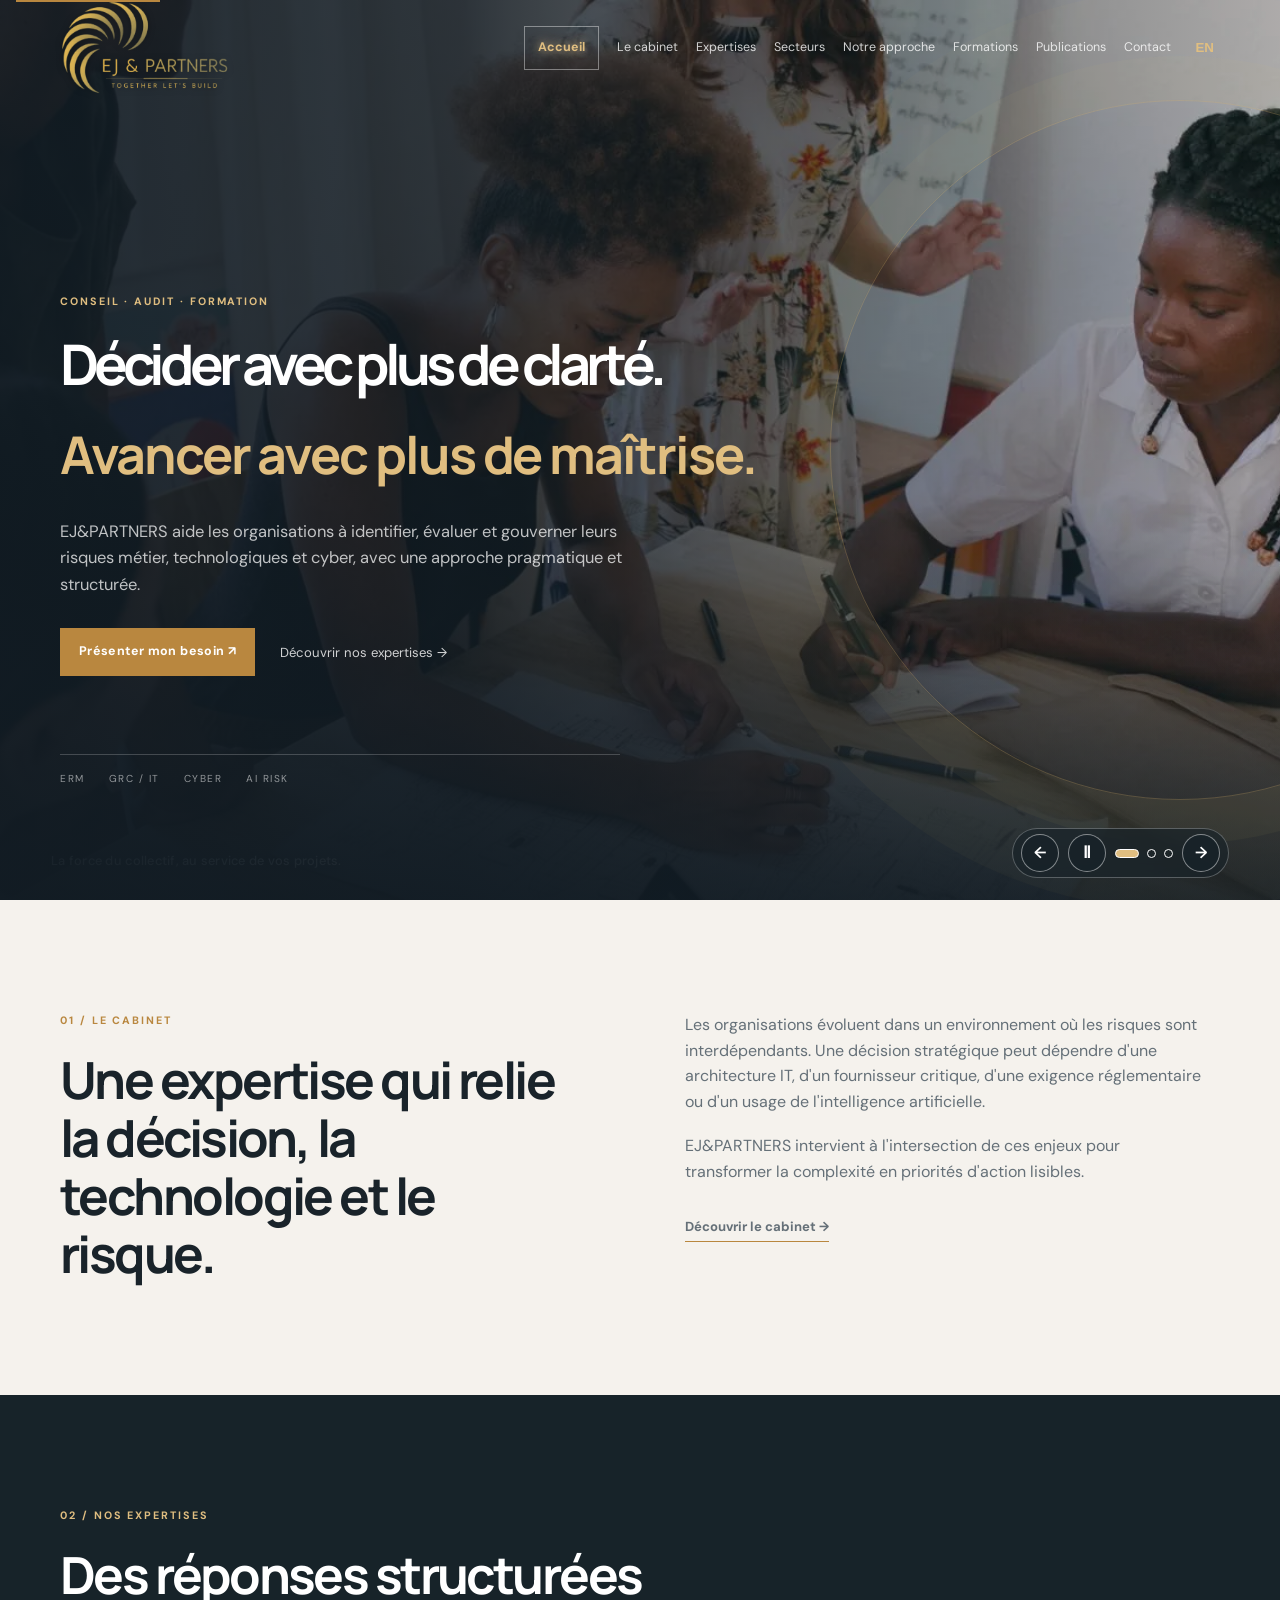
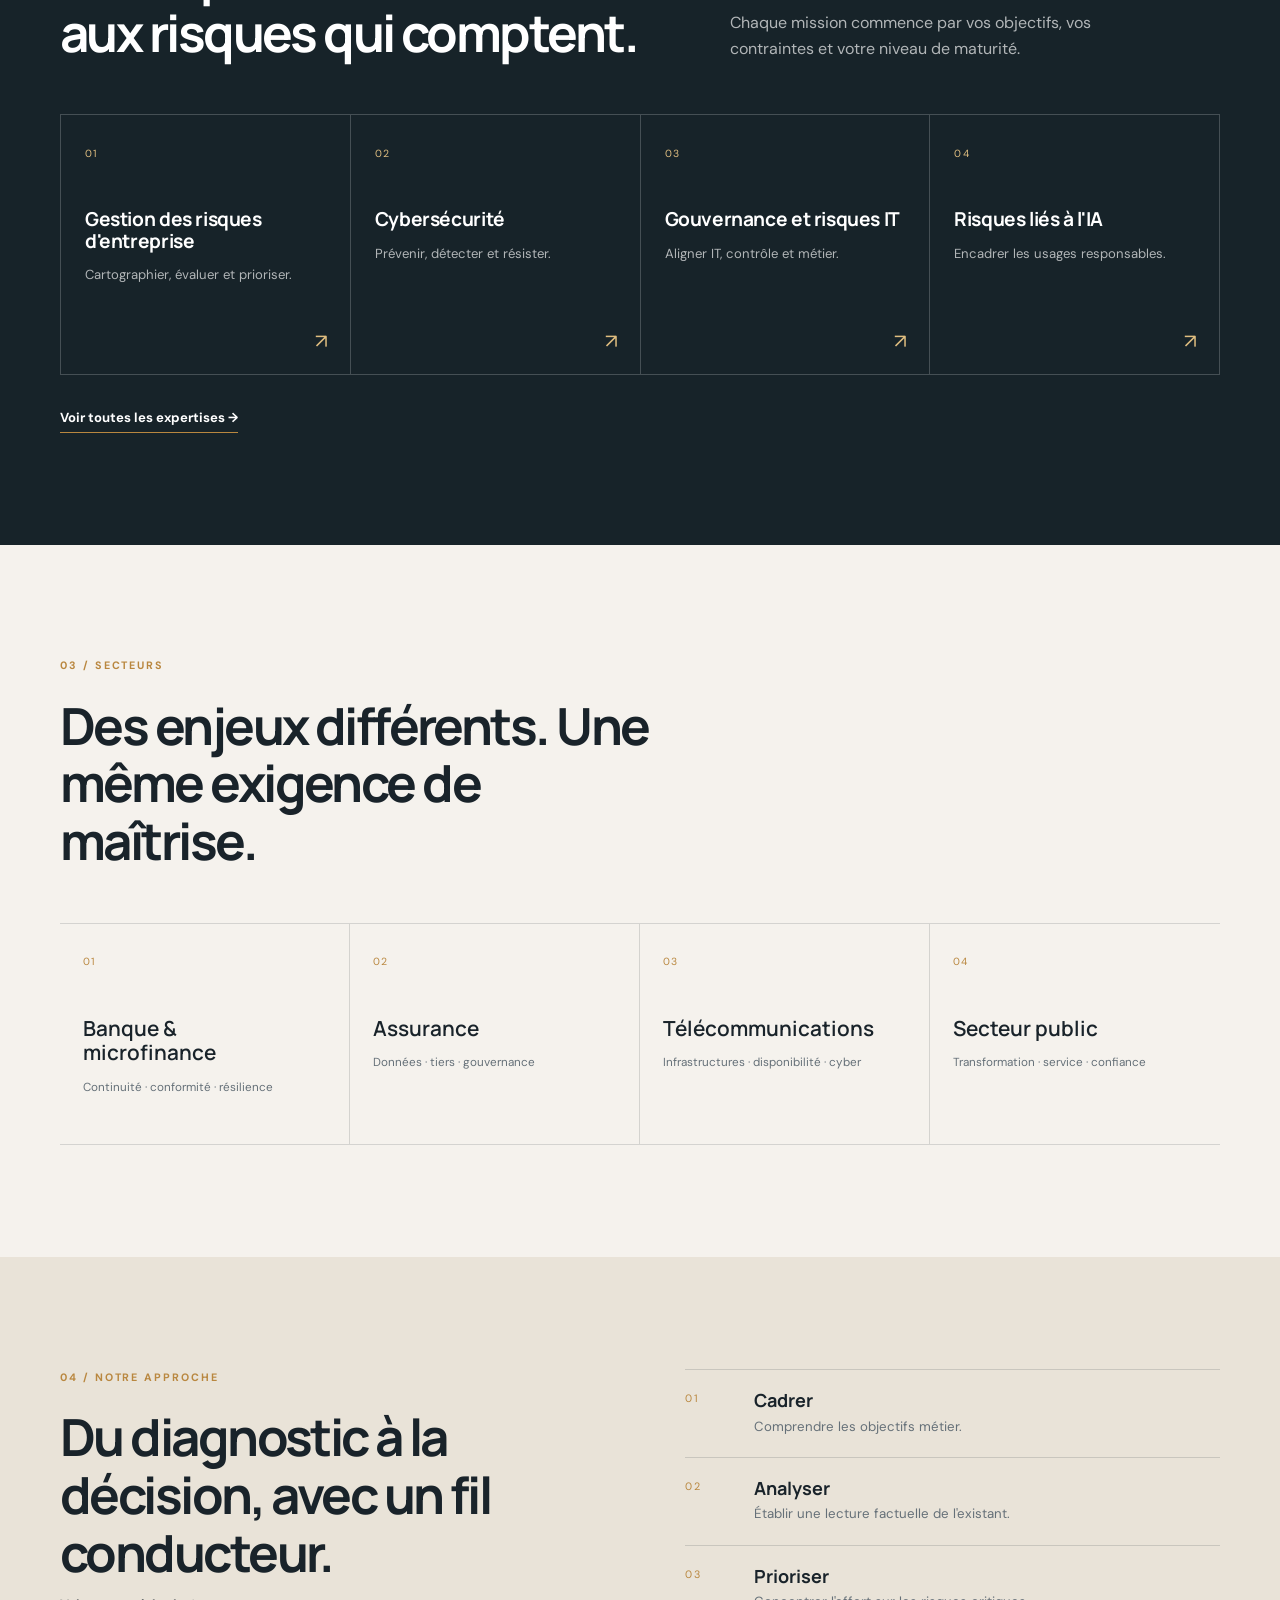
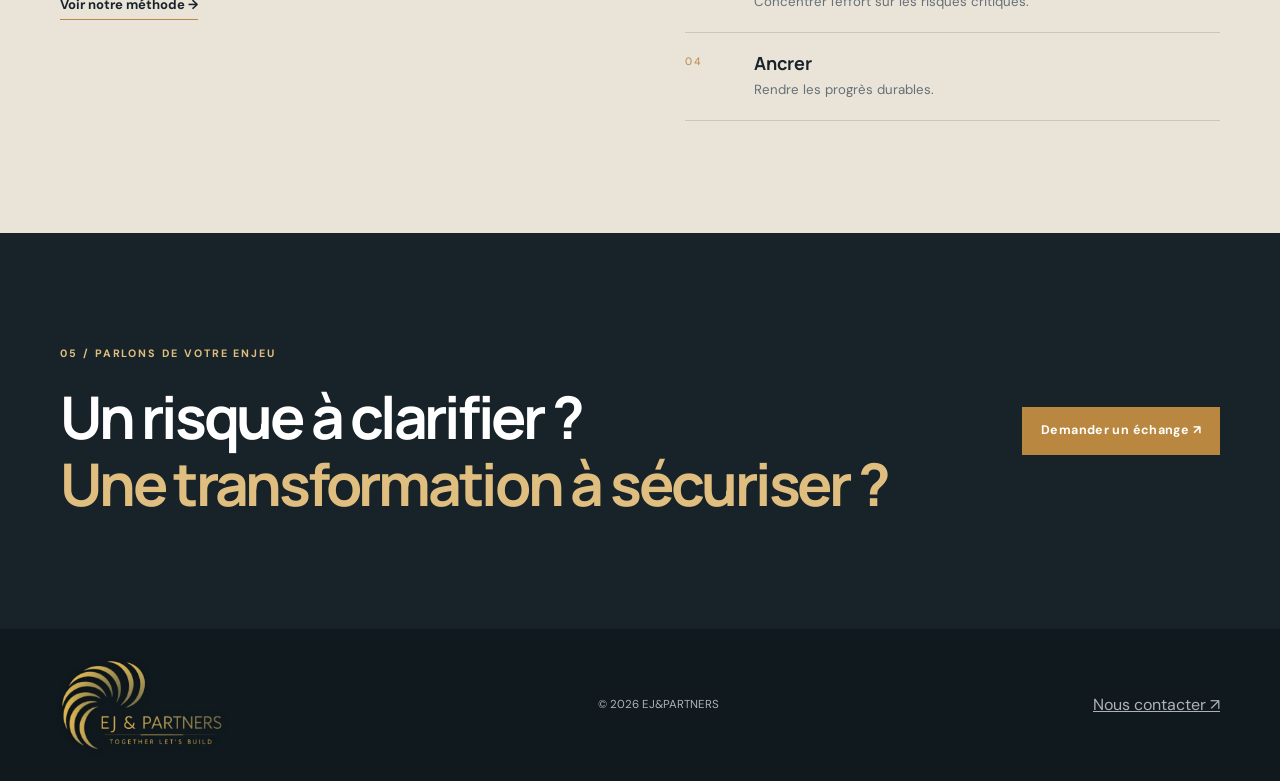
<file: index.html>
<!doctype html><html lang="fr"><head><meta charset="utf-8"><meta name="viewport" content="width=device-width,initial-scale=1"><meta name="description" content="EJ&PARTNERS accompagne les organisations dans la gouvernance, la gestion des risques et la cybersécurité."><title>EJ&PARTNERS — Conseil, audit &amp; formation</title><link rel="preconnect" href="https://fonts.googleapis.com"><link rel="preconnect" href="https://fonts.gstatic.com" crossorigin><link href="https://fonts.googleapis.com/css2?family=DM+Sans:wght@400;500;600;700&family=Manrope:wght@600;700;800&display=swap" rel="stylesheet"><link rel="stylesheet" href="styles.css"></head><body><a class="skip" href="#main">Aller au contenu</a><header class="header" data-header><div class="wrap nav-wrap"><a class="brand" href="index.html" aria-label="EJ&PARTNERS"><img class="brand-logo" src="logo-ej-partners.png" alt="EJ&amp;PARTNERS ? Together let?s build"></a><button class="menu" aria-expanded="false" aria-controls="nav"><span></span><span></span><span></span><b>Menu</b></button><nav id="nav" class="nav"><a href="cabinet.html" data-fr="Le cabinet" data-en="The firm">Le cabinet</a><a href="expertises.html" data-fr="Expertises" data-en="Expertise">Expertises</a><a href="secteurs.html" data-fr="Secteurs" data-en="Sectors">Secteurs</a><a href="approche.html" data-fr="Notre approche" data-en="Our approach">Notre approche</a><a href="formations.html" data-fr="Formations" data-en="Training">Formations</a><a href="publications.html" data-fr="Publications" data-en="Insights">Publications</a><a class="nav-cta" href="contact.html" data-fr="Parlons de votre enjeu" data-en="Let's discuss your challenge">Parlons de votre enjeu</a><button class="lang" data-lang="en">EN</button></nav></div></header><main id="main"><section class="hero" data-slideshow data-interval="6800" role="region" aria-roledescription="carousel" aria-label="Photographies d&#8217;équipes africaines en situation professionnelle"><div class="hero-orbit"></div>
<div class="hero-slides" id="hero-slides">
<figure class="hero-slide is-active" aria-hidden="false"><img src="images/hero-team-work.webp" alt="Deux professionnelles africaines collaborent autour d&#8217;un projet." data-alt-fr="Deux professionnelles africaines collaborent autour d’un projet." data-alt-en="Two African professionals collaborate on a project." fetchpriority="high" decoding="async"><figcaption data-fr="La force du collectif, au service de vos projets." data-en="Collective expertise in service of your projects.">La force du collectif, au service de vos projets.</figcaption></figure>
<figure class="hero-slide" aria-hidden="true" inert><img src="images/hero-african-consultants.webp" alt="Une consultante africaine échange avec son équipe en réunion." data-alt-fr="Une consultante africaine échange avec son équipe en réunion." data-alt-en="An African consultant discusses a project with her team."><figcaption data-fr="Éclairer les décisions par le dialogue." data-en="Bring clarity to decisions through dialogue.">Éclairer les décisions par le dialogue.</figcaption></figure>
<figure class="hero-slide" aria-hidden="true" inert><img src="images/hero-risk-workshop.webp" alt="Une équipe diverse examine ensemble les enjeux d’un projet." data-alt-fr="Une équipe diverse examine ensemble les enjeux d’un projet." data-alt-en="A diverse team works together to assess project priorities."><figcaption data-fr="Faire des risques un sujet partagé." data-en="Make risk a shared responsibility.">Faire des risques un sujet partagé.</figcaption></figure>
</div>
<div class="hero-slide-controls"><button class="slide-arrow" type="button" data-slide-prev aria-label="Photo précédente">&#8592;</button><button class="slide-toggle" type="button" data-slide-toggle aria-label="Mettre le diaporama en pause" aria-pressed="true">&#8545;</button><div class="slide-dots" role="group" aria-label="Choisir une photo"><button class="slide-dot is-active" type="button" data-slide-to="0" aria-label="Afficher la photo 1 sur 3" aria-current="true"></button><button class="slide-dot" type="button" data-slide-to="1" aria-label="Afficher la photo 2 sur 3"></button><button class="slide-dot" type="button" data-slide-to="2" aria-label="Afficher la photo 3 sur 3"></button></div><button class="slide-arrow" type="button" data-slide-next aria-label="Photo suivante">&#8594;</button><span class="slide-status" data-slide-status aria-live="polite" aria-atomic="true"></span></div>
<div class="wrap hero-content"><p class="kicker gold-kicker">Conseil · Audit · Formation</p><h1 data-fr="Décider avec plus de clarté.<br><em>Avancer avec plus de maîtrise.</em>" data-en="Make clearer decisions.<br><em>Move forward with confidence.</em>">Décider avec plus de clarté.<br><em>Avancer avec plus de maîtrise.</em></h1><p class="lead">EJ&amp;PARTNERS aide les organisations à identifier, évaluer et gouverner leurs risques métier, technologiques et cyber, avec une approche pragmatique et structurée.</p><div class="actions"><a class="btn" href="contact.html">Présenter mon besoin ↗</a><a class="ghost-link" href="expertises.html">Découvrir nos expertises →</a></div><div class="hero-tags"><span>ERM</span><span>GRC / IT</span><span>CYBER</span><span>AI RISK</span></div></div></section><section class="section intro"><div class="wrap two-col"><div><p class="kicker dark-kicker">01 / Le cabinet</p><h2>Une expertise qui relie la décision, la technologie et le risque.</h2></div><div class="copy"><p>Les organisations évoluent dans un environnement où les risques sont interdépendants. Une décision stratégique peut dépendre d'une architecture IT, d'un fournisseur critique, d'une exigence réglementaire ou d'un usage de l'intelligence artificielle.</p><p>EJ&amp;PARTNERS intervient à l'intersection de ces enjeux pour transformer la complexité en priorités d'action lisibles.</p><a class="under" href="cabinet.html">Découvrir le cabinet →</a></div></div></section><section class="section dark"><div class="wrap"><div class="section-head"><div><p class="kicker gold-kicker">02 / Nos expertises</p><h2>Des réponses structurées aux risques qui comptent.</h2></div><p>Chaque mission commence par vos objectifs, vos contraintes et votre niveau de maturité.</p></div><div class="cards"><a class="card" href="expertises.html#erm"><span>01</span><h3>Gestion des risques d'entreprise</h3><p>Cartographier, évaluer et prioriser.</p><b>↗</b></a><a class="card" href="expertise-cybersecurite.html"><span>02</span><h3>Cybersécurité</h3><p>Prévenir, détecter et résister.</p><b>↗</b></a><a class="card" href="expertises.html#it"><span>03</span><h3>Gouvernance et risques IT</h3><p>Aligner IT, contrôle et métier.</p><b>↗</b></a><a class="card" href="expertises.html#ai"><span>04</span><h3>Risques liés à l'IA</h3><p>Encadrer les usages responsables.</p><b>↗</b></a></div><a class="under light-under" href="expertises.html">Voir toutes les expertises →</a></div></section><section class="section sectors"><div class="wrap"><div class="section-head"><div><p class="kicker dark-kicker">03 / Secteurs</p><h2>Des enjeux différents. Une même exigence de maîtrise.</h2></div></div><div class="sector-row"><a href="secteurs.html#banque"><span>01</span><strong>Banque &amp; microfinance</strong><small>Continuité · conformité · résilience</small></a><a href="secteurs.html#assurance"><span>02</span><strong>Assurance</strong><small>Données · tiers · gouvernance</small></a><a href="secteurs.html#telecoms"><span>03</span><strong>Télécommunications</strong><small>Infrastructures · disponibilité · cyber</small></a><a href="secteurs.html#public"><span>04</span><strong>Secteur public</strong><small>Transformation · service · confiance</small></a></div></div></section><section class="section warm"><div class="wrap two-col"><div><p class="kicker dark-kicker">04 / Notre approche</p><h2>Du diagnostic à la décision, avec un fil conducteur.</h2><a class="under" href="approche.html">Voir notre méthode →</a></div><ol class="steps"><li><span>01</span><div><h3>Cadrer</h3><p>Comprendre les objectifs métier.</p></div></li><li><span>02</span><div><h3>Analyser</h3><p>Établir une lecture factuelle de l'existant.</p></div></li><li><span>03</span><div><h3>Prioriser</h3><p>Concentrer l'effort sur les risques critiques.</p></div></li><li><span>04</span><div><h3>Ancrer</h3><p>Rendre les progrès durables.</p></div></li></ol></div></section><section class="section dark contact-strip"><div class="wrap contact-strip-inner"><div><p class="kicker gold-kicker">05 / Parlons de votre enjeu</p><h2>Un risque à clarifier ?<br><em>Une transformation à sécuriser ?</em></h2></div><a class="btn" href="contact.html">Demander un échange ↗</a></div></section></main><footer class="footer"><div class="wrap footer-row"><a class="brand" href="index.html"><img class="brand-logo" src="logo-ej-partners.png" alt="EJ&amp;PARTNERS ? Together let?s build"></a><p>© <span data-year></span> EJ&amp;PARTNERS</p><a href="contact.html">Nous contacter ↗</a></div></footer><script src="script.js"></script></body></html>
</file>
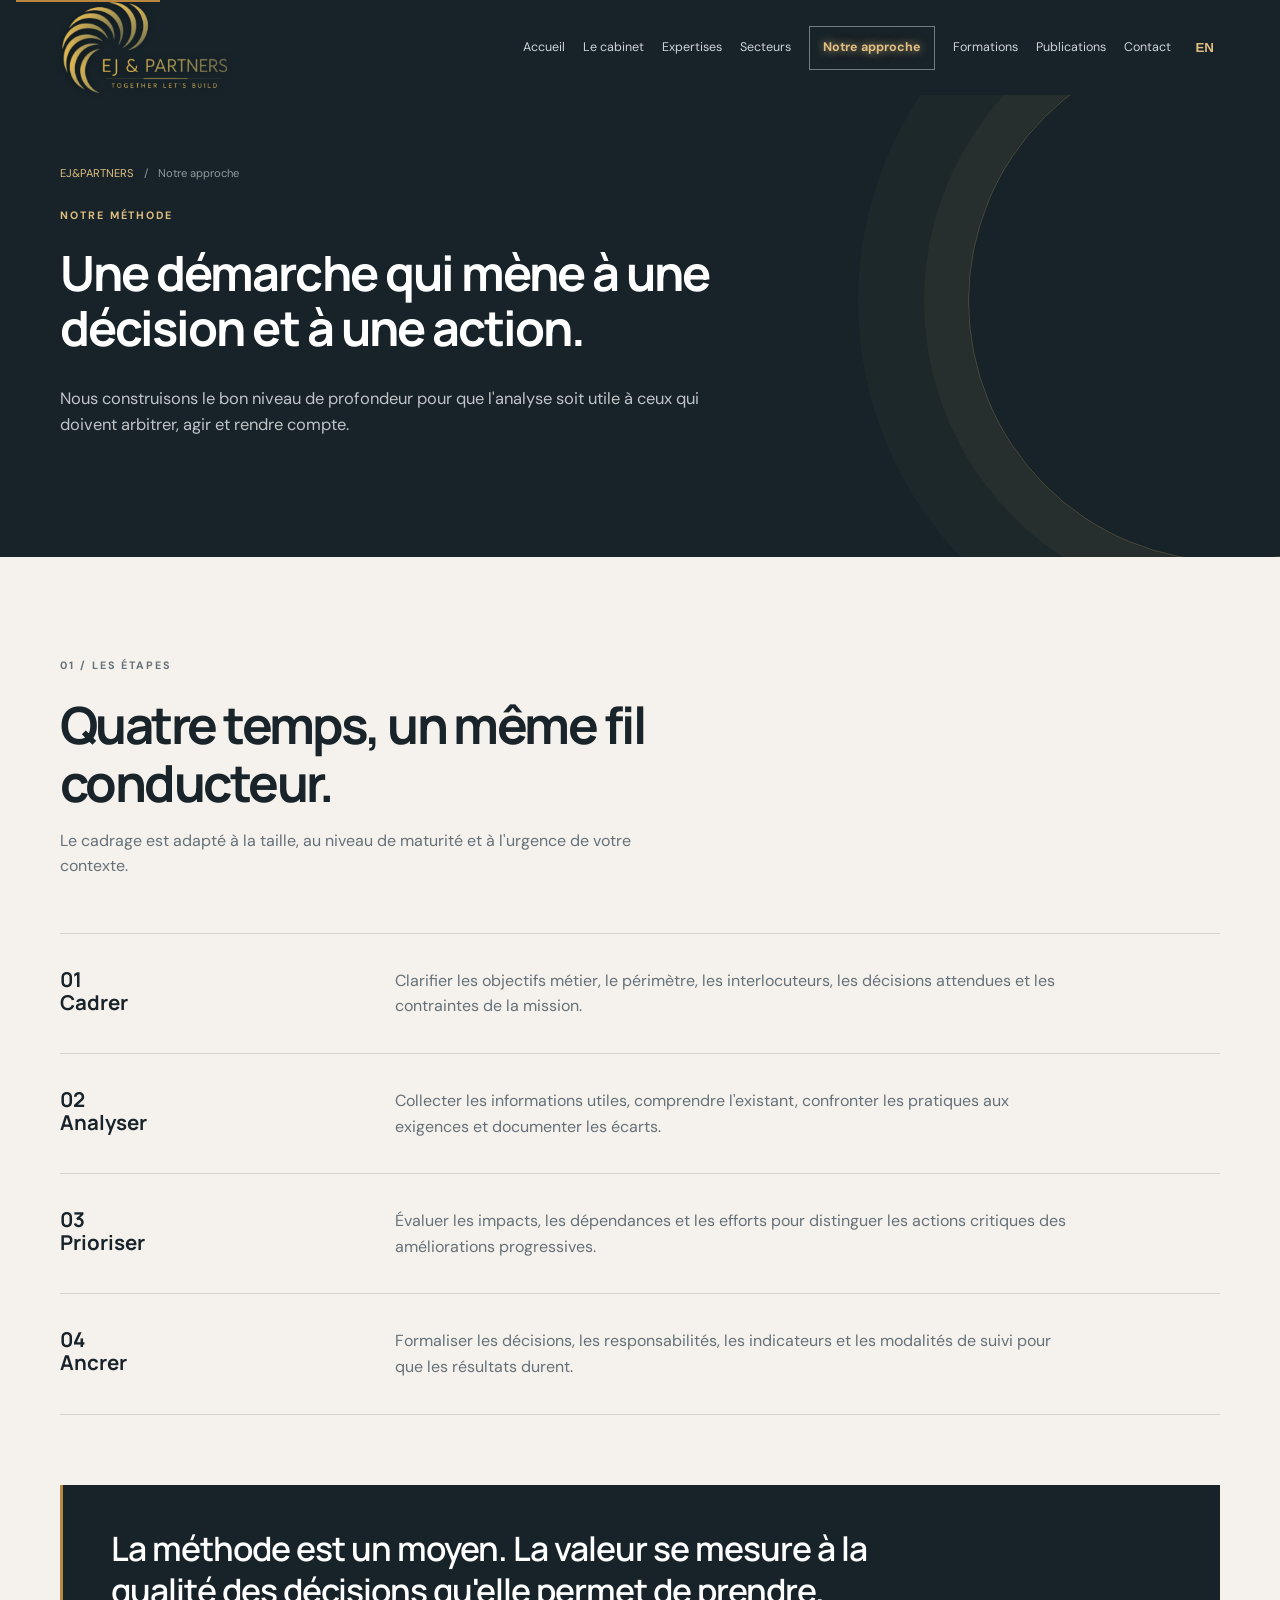
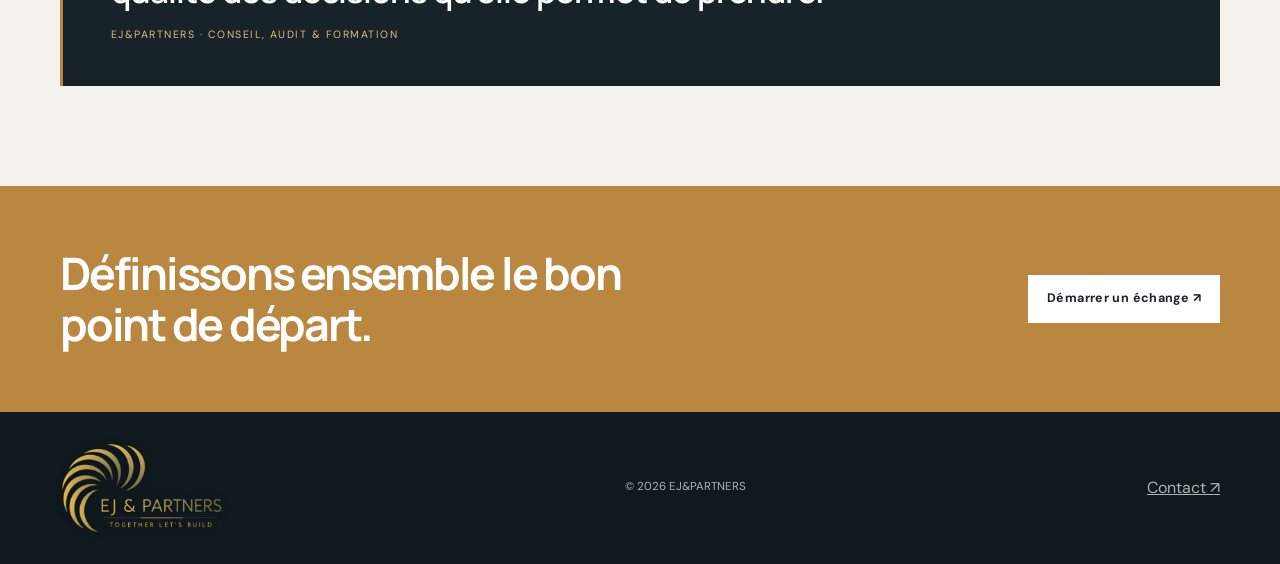
<file: approche.html>
<!doctype html><html lang="fr"><head><meta charset="utf-8"><meta name="viewport" content="width=device-width,initial-scale=1"><meta name="description" content="L'approche EJ&PARTNERS"><title>Notre approche — EJ&PARTNERS</title><link rel="preconnect" href="https://fonts.googleapis.com"><link rel="preconnect" href="https://fonts.gstatic.com" crossorigin><link href="https://fonts.googleapis.com/css2?family=DM+Sans:wght@400;500;600;700&family=Manrope:wght@600;700;800&display=swap" rel="stylesheet"><link rel="stylesheet" href="styles.css"><link rel="stylesheet" href="inner.css"></head><body><a class="skip" href="#main">Aller au contenu</a><header class="header inner-header" data-header><div class="wrap nav-wrap"><a class="brand" href="index.html"><img class="brand-logo" src="logo-ej-partners.png" alt="EJ&amp;PARTNERS ? Together let?s build"></a><button class="menu" aria-expanded="false" aria-controls="nav"><span></span><span></span><span></span><b>Menu</b></button><nav id="nav" class="nav"><a href="index.html">Accueil</a><a href="cabinet.html">Le cabinet</a><a href="expertises.html">Expertises</a><a href="secteurs.html">Secteurs</a><a href="approche.html">Notre approche</a><a href="formations.html">Formations</a><a href="publications.html">Publications</a><a class="nav-cta" href="contact.html">Contact</a><button class="lang" data-lang="en">EN</button></nav></div></header><main id="main"><section class="page-hero"><div class="wrap"><p class="crumbs"><a href="index.html">EJ&amp;PARTNERS</a><span>/</span><span>Notre approche</span></p><p class="kicker gold-kicker">Notre méthode</p><h1 class="approche-title" data-fr="<span>Une démarche qui mène à une</span><span>décision et à une action.</span>" data-en="<span>A method that leads to</span><span>decisions and action.</span>"><span>Une démarche qui mène à une</span><span>décision et à une action.</span></h1><p class="lead">Nous construisons le bon niveau de profondeur pour que l'analyse soit utile à ceux qui doivent arbitrer, agir et rendre compte.</p></div></section><section class="page-content"><div class="wrap"><div class="content-intro"><p class="kicker dark-kicker">01 / Les étapes</p><h2>Quatre temps, un même fil conducteur.</h2><p>Le cadrage est adapté à la taille, au niveau de maturité et à l'urgence de votre contexte.</p></div><div class="detail-list"><article class="detail"><h3><span class="num">01</span><br>Cadrer</h3><p>Clarifier les objectifs métier, le périmètre, les interlocuteurs, les décisions attendues et les contraintes de la mission.</p></article><article class="detail"><h3><span class="num">02</span><br>Analyser</h3><p>Collecter les informations utiles, comprendre l'existant, confronter les pratiques aux exigences et documenter les écarts.</p></article><article class="detail"><h3><span class="num">03</span><br>Prioriser</h3><p>Évaluer les impacts, les dépendances et les efforts pour distinguer les actions critiques des améliorations progressives.</p></article><article class="detail"><h3><span class="num">04</span><br>Ancrer</h3><p>Formaliser les décisions, les responsabilités, les indicateurs et les modalités de suivi pour que les résultats durent.</p></article></div><div class="quote"><p>La méthode est un moyen. La valeur se mesure à la qualité des décisions qu'elle permet de prendre.</p><small>EJ&amp;PARTNERS · Conseil, audit &amp; formation</small></div></div></section><section class="cta"><div class="wrap cta-row"><h2>Définissons ensemble le bon point de départ.</h2><a class="btn btn-light" href="contact.html">Démarrer un échange ↗</a></div></section></main><footer class="footer"><div class="wrap footer-row"><a class="brand" href="index.html"><img class="brand-logo" src="logo-ej-partners.png" alt="EJ&amp;PARTNERS ? Together let?s build"></a><p>© <span data-year></span> EJ&amp;PARTNERS</p><a href="contact.html">Contact ↗</a></div></footer><script src="script.js"></script></body></html>
</file>
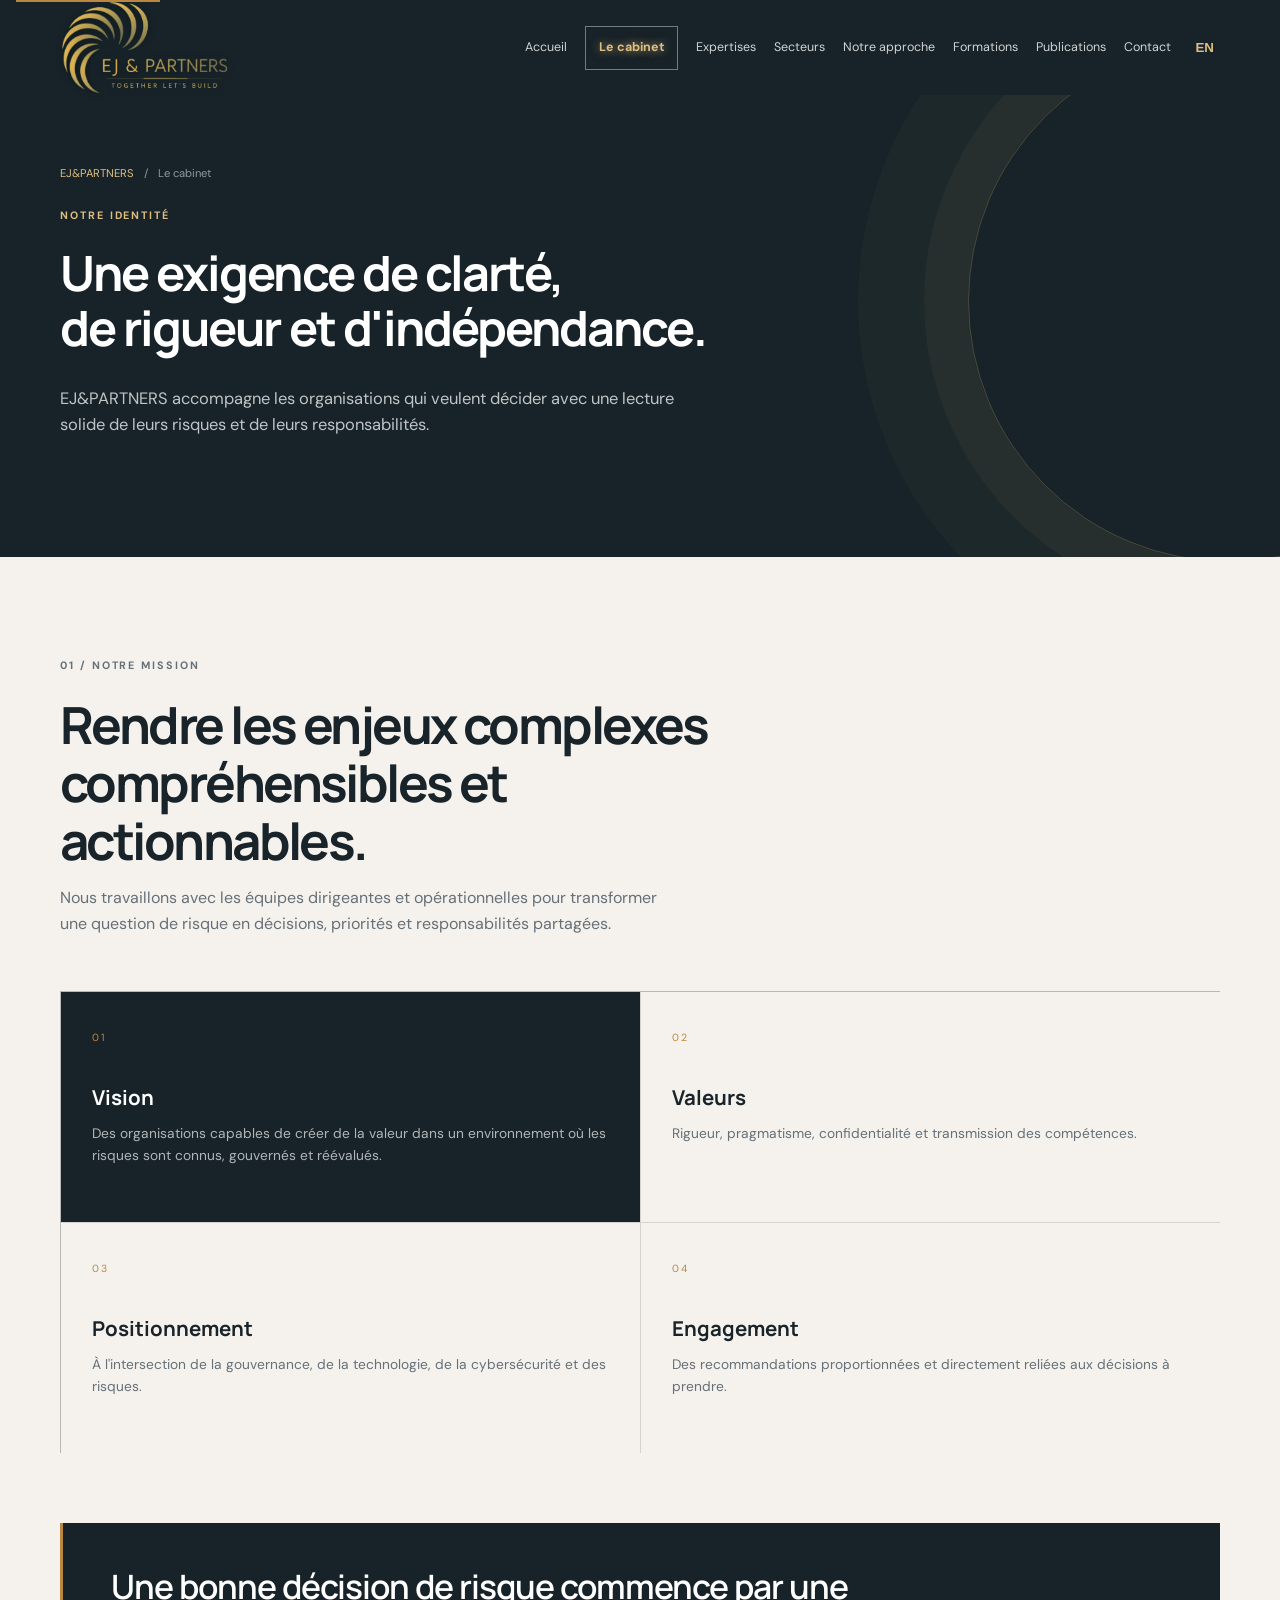
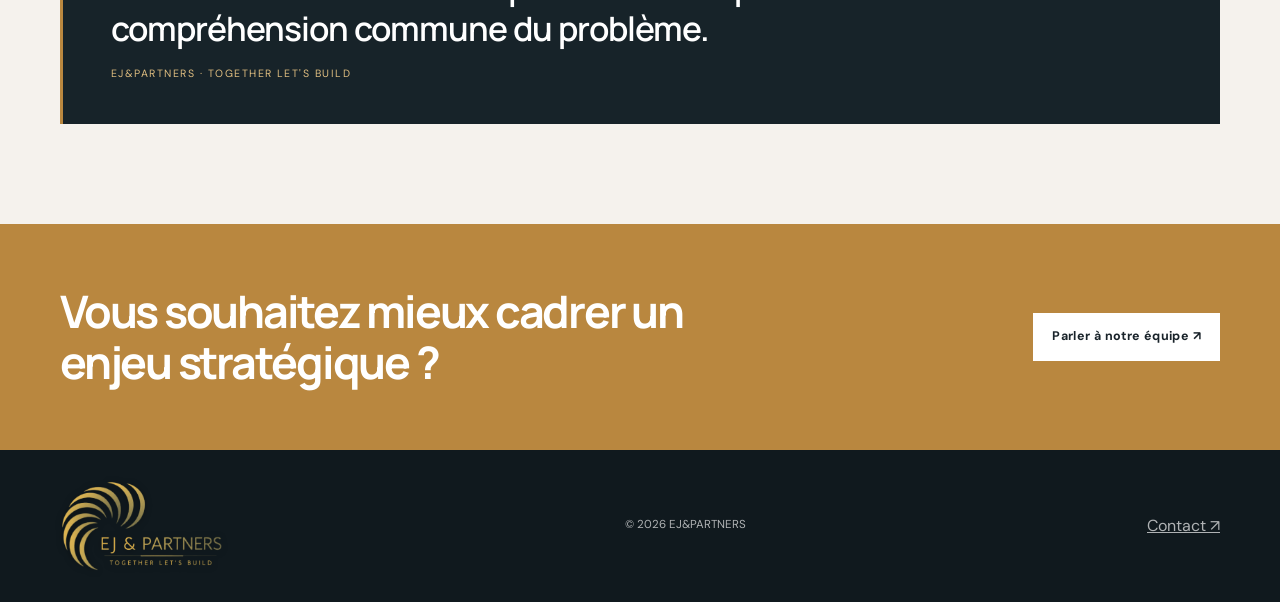
<file: cabinet.html>
<!doctype html><html lang="fr"><head><meta charset="utf-8"><meta name="viewport" content="width=device-width,initial-scale=1"><meta name="description" content="Le cabinet EJ&PARTNERS"><title>Le cabinet — EJ&PARTNERS</title><link rel="preconnect" href="https://fonts.googleapis.com"><link rel="preconnect" href="https://fonts.gstatic.com" crossorigin><link href="https://fonts.googleapis.com/css2?family=DM+Sans:wght@400;500;600;700&family=Manrope:wght@600;700;800&display=swap" rel="stylesheet"><link rel="stylesheet" href="styles.css"><link rel="stylesheet" href="inner.css"></head><body><a class="skip" href="#main">Aller au contenu</a><header class="header inner-header" data-header><div class="wrap nav-wrap"><a class="brand" href="index.html"><img class="brand-logo" src="logo-ej-partners.png" alt="EJ&amp;PARTNERS ? Together let?s build"></a><button class="menu" aria-expanded="false" aria-controls="nav"><span></span><span></span><span></span><b>Menu</b></button><nav id="nav" class="nav"><a href="index.html" data-fr="Accueil" data-en="Home">Accueil</a><a href="cabinet.html" data-fr="Le cabinet" data-en="The firm">Le cabinet</a><a href="expertises.html" data-fr="Expertises" data-en="Expertise">Expertises</a><a href="secteurs.html" data-fr="Secteurs" data-en="Sectors">Secteurs</a><a href="approche.html" data-fr="Notre approche" data-en="Our approach">Notre approche</a><a href="formations.html" data-fr="Formations" data-en="Training">Formations</a><a href="publications.html" data-fr="Publications" data-en="Insights">Publications</a><a class="nav-cta" href="contact.html" data-fr="Contact" data-en="Contact">Contact</a><button class="lang" data-lang="en">EN</button></nav></div></header><main id="main"><section class="page-hero"><div class="wrap"><p class="crumbs"><a href="index.html">EJ&amp;PARTNERS</a><span>/</span><span data-fr="Le cabinet" data-en="The firm">Le cabinet</span></p><p class="kicker gold-kicker" data-fr="Notre identité" data-en="Our identity">Notre identité</p><h1 class="cabinet-title" data-fr="<span>Une exigence de clarté,</span><span>de rigueur et d'indépendance.</span>" data-en="<span>A commitment to clarity,</span><span>rigour and independence.</span>"><span>Une exigence de clarté,</span><span>de rigueur et d'indépendance.</span></h1><p class="lead" data-fr="EJ&amp;PARTNERS accompagne les organisations qui veulent décider avec une lecture solide de leurs risques et de leurs responsabilités." data-en="EJ&amp;PARTNERS supports organisations that want to make decisions based on a clear view of their risks and responsibilities.">EJ&amp;PARTNERS accompagne les organisations qui veulent décider avec une lecture solide de leurs risques et de leurs responsabilités.</p></div></section><section class="page-content"><div class="wrap"><div class="content-intro"><p class="kicker dark-kicker">01 / <span data-fr="Notre mission" data-en="Our mission">Notre mission</span></p><h2 data-fr="Rendre les enjeux complexes compréhensibles et actionnables." data-en="Make complex challenges understandable and actionable.">Rendre les enjeux complexes compréhensibles et actionnables.</h2><p data-fr="Nous travaillons avec les équipes dirigeantes et opérationnelles pour transformer une question de risque en décisions, priorités et responsabilités partagées." data-en="We work with leadership and operational teams to turn a risk question into decisions, priorities and shared ownership.">Nous travaillons avec les équipes dirigeantes et opérationnelles pour transformer une question de risque en décisions, priorités et responsabilités partagées.</p></div><div class="page-cards"><article class="page-card dark-card"><span class="num">01</span><h3 data-fr="Vision" data-en="Vision">Vision</h3><p data-fr="Des organisations capables de créer de la valeur dans un environnement où les risques sont connus, gouvernés et réévalués." data-en="Organisations that can create value where risks are understood, governed and reassessed.">Des organisations capables de créer de la valeur dans un environnement où les risques sont connus, gouvernés et réévalués.</p></article><article class="page-card"><span class="num">02</span><h3 data-fr="Valeurs" data-en="Values">Valeurs</h3><p data-fr="Rigueur, pragmatisme, confidentialité et transmission des compétences." data-en="Rigour, pragmatism, confidentiality and skills transfer.">Rigueur, pragmatisme, confidentialité et transmission des compétences.</p></article><article class="page-card"><span class="num">03</span><h3 data-fr="Positionnement" data-en="Positioning">Positionnement</h3><p data-fr="À l'intersection de la gouvernance, de la technologie, de la cybersécurité et des risques." data-en="At the intersection of governance, technology, cybersecurity and risk.">À l'intersection de la gouvernance, de la technologie, de la cybersécurité et des risques.</p></article><article class="page-card"><span class="num">04</span><h3 data-fr="Engagement" data-en="Commitment">Engagement</h3><p data-fr="Des recommandations proportionnées et directement reliées aux décisions à prendre." data-en="Proportionate recommendations directly connected to the decisions at hand.">Des recommandations proportionnées et directement reliées aux décisions à prendre.</p></article></div><div class="quote"><p data-fr="Une bonne décision de risque commence par une compréhension commune du problème." data-en="A good risk decision starts with a shared understanding of the problem.">Une bonne décision de risque commence par une compréhension commune du problème.</p><small>EJ&amp;PARTNERS · Together let's build</small></div></div></section><section class="cta"><div class="wrap cta-row"><h2 data-fr="Vous souhaitez mieux cadrer un enjeu stratégique ?" data-en="Looking to frame a strategic challenge more clearly?">Vous souhaitez mieux cadrer un enjeu stratégique ?</h2><a class="btn btn-light" href="contact.html" data-fr="Parler à notre équipe ↗" data-en="Talk to our team ↗">Parler à notre équipe ↗</a></div></section></main><footer class="footer"><div class="wrap footer-row"><a class="brand" href="index.html"><img class="brand-logo" src="logo-ej-partners.png" alt="EJ&amp;PARTNERS ? Together let?s build"></a><p>© <span data-year></span> EJ&amp;PARTNERS</p><a href="contact.html">Contact ↗</a></div></footer><script src="script.js"></script></body></html>
</file>
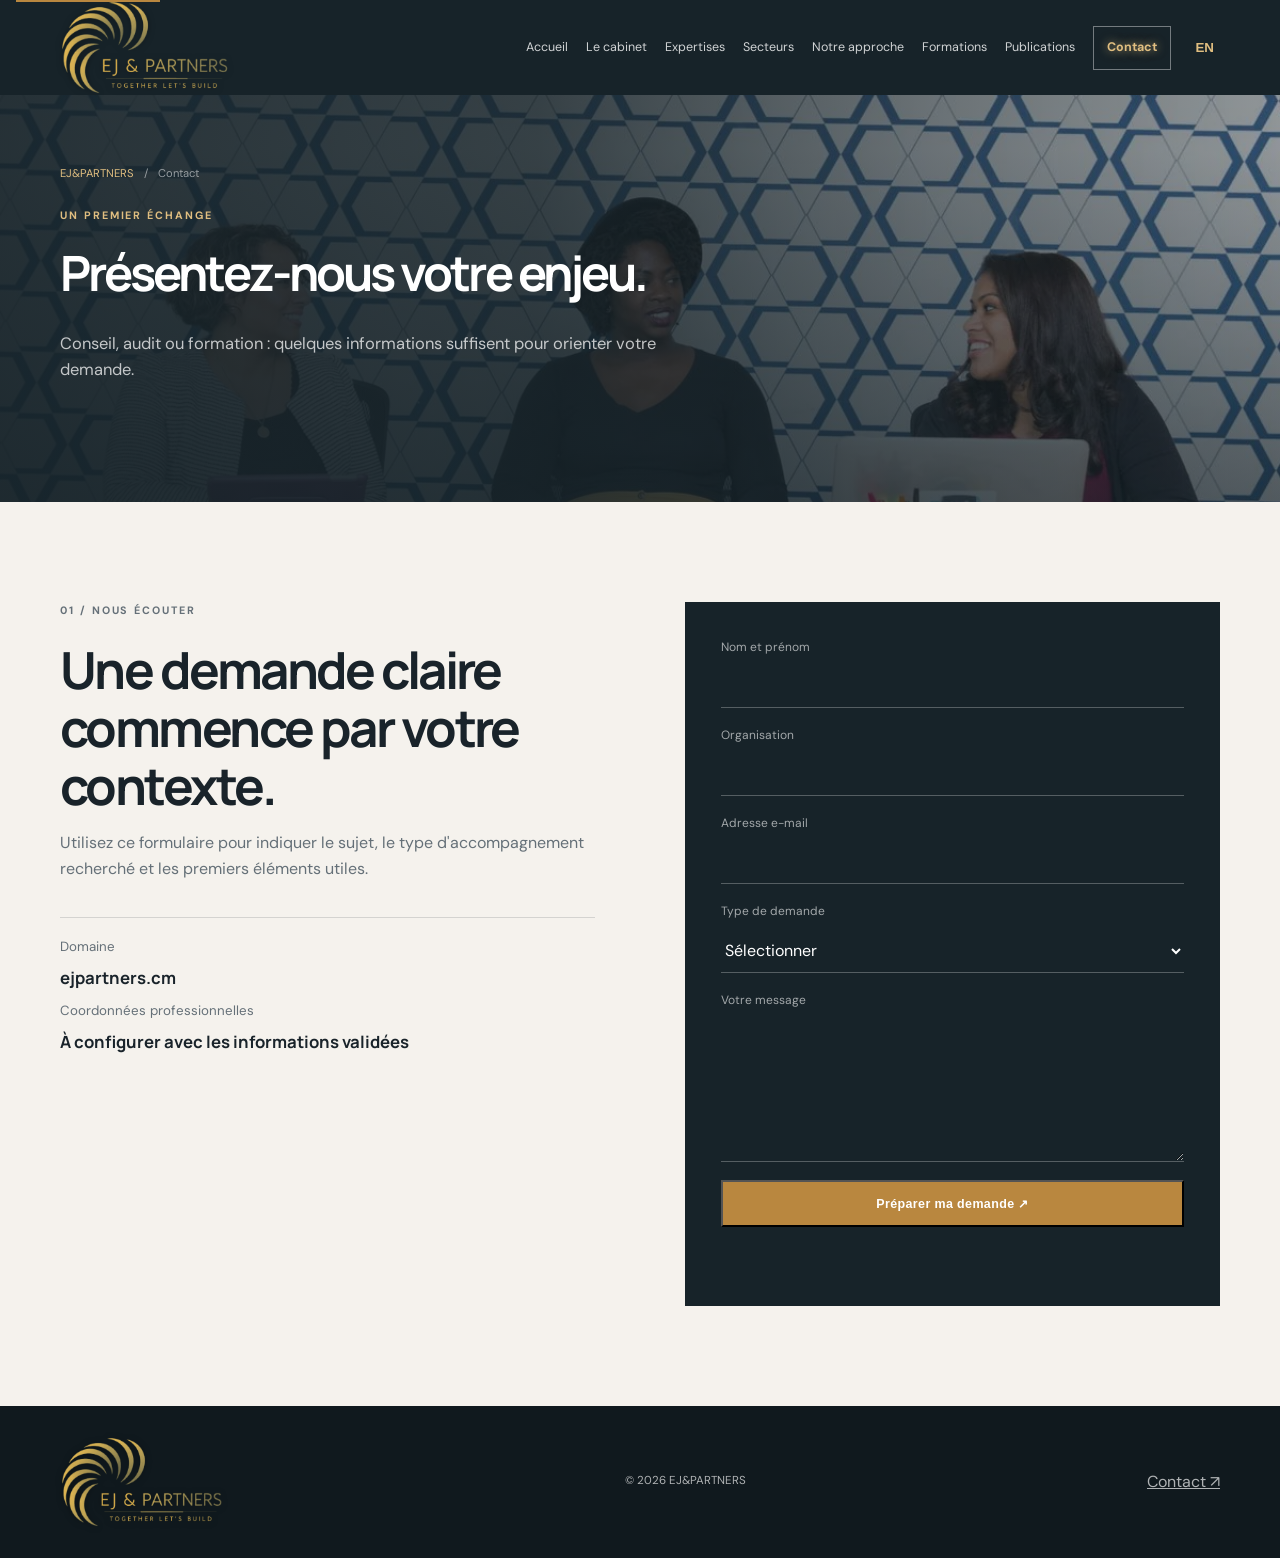
<file: contact.html>
<!doctype html><html lang="fr"><head><meta charset="utf-8"><meta name="viewport" content="width=device-width,initial-scale=1"><meta name="description" content="Contactez EJ&PARTNERS pour une demande de conseil, d'audit ou de formation"><title>Contact — EJ&PARTNERS</title><link rel="preconnect" href="https://fonts.googleapis.com"><link rel="preconnect" href="https://fonts.gstatic.com" crossorigin><link href="https://fonts.googleapis.com/css2?family=DM+Sans:wght@400;500;600;700&family=Manrope:wght@600;700;800&display=swap" rel="stylesheet"><link rel="stylesheet" href="styles.css"><link rel="stylesheet" href="inner.css"></head><body><a class="skip" href="#main">Aller au contenu</a><header class="header inner-header" data-header><div class="wrap nav-wrap"><a class="brand" href="index.html"><img class="brand-logo" src="logo-ej-partners.png" alt="EJ&amp;PARTNERS ? Together let?s build"></a><button class="menu" aria-expanded="false" aria-controls="nav"><span></span><span></span><span></span><b>Menu</b></button><nav id="nav" class="nav"><a href="index.html">Accueil</a><a href="cabinet.html">Le cabinet</a><a href="expertises.html">Expertises</a><a href="secteurs.html">Secteurs</a><a href="approche.html">Notre approche</a><a href="formations.html">Formations</a><a href="publications.html">Publications</a><a class="nav-cta" href="contact.html">Contact</a><button class="lang" data-lang="en">EN</button></nav></div></header><main id="main"><section class="page-hero contact-page-hero"><div class="wrap"><p class="crumbs"><a href="index.html">EJ&amp;PARTNERS</a><span>/</span><span>Contact</span></p><p class="kicker gold-kicker">Un premier échange</p><h1 data-fr="Présentez-nous votre enjeu." data-en="Tell us about your challenge.">Présentez-nous votre enjeu.</h1><p class="lead">Conseil, audit ou formation : quelques informations suffisent pour orienter votre demande.</p></div></section><section class="page-content"><div class="wrap contact-grid"><div class="contact-copy"><p class="kicker dark-kicker">01 / Nous écouter</p><h2>Une demande claire commence par votre contexte.</h2><p>Utilisez ce formulaire pour indiquer le sujet, le type d'accompagnement recherché et les premiers éléments utiles.</p><div class="contact-details"><small>Domaine</small><strong>ejpartners.cm</strong><small>Coordonnées professionnelles</small><strong>À configurer avec les informations validées</strong></div></div><div class="form-box"><form data-form><label>Nom et prénom<input name="name" required></label><label>Organisation<input name="organisation"></label><label>Adresse e-mail<input name="email" type="email" required></label><label>Type de demande<select name="request" required><option value="">Sélectionner</option><option>Conseil / accompagnement</option><option>Audit / évaluation</option><option>Formation</option></select></label><label>Votre message<textarea name="message" rows="5" required></textarea></label><button class="btn" type="submit">Préparer ma demande ↗</button><p class="status" role="status" aria-live="polite"></p></form></div></div></section></main><footer class="footer"><div class="wrap footer-row"><a class="brand" href="index.html"><img class="brand-logo" src="logo-ej-partners.png" alt="EJ&amp;PARTNERS ? Together let?s build"></a><p>© <span data-year></span> EJ&amp;PARTNERS</p><a href="contact.html">Contact ↗</a></div></footer><script src="script.js"></script></body></html>
</file>
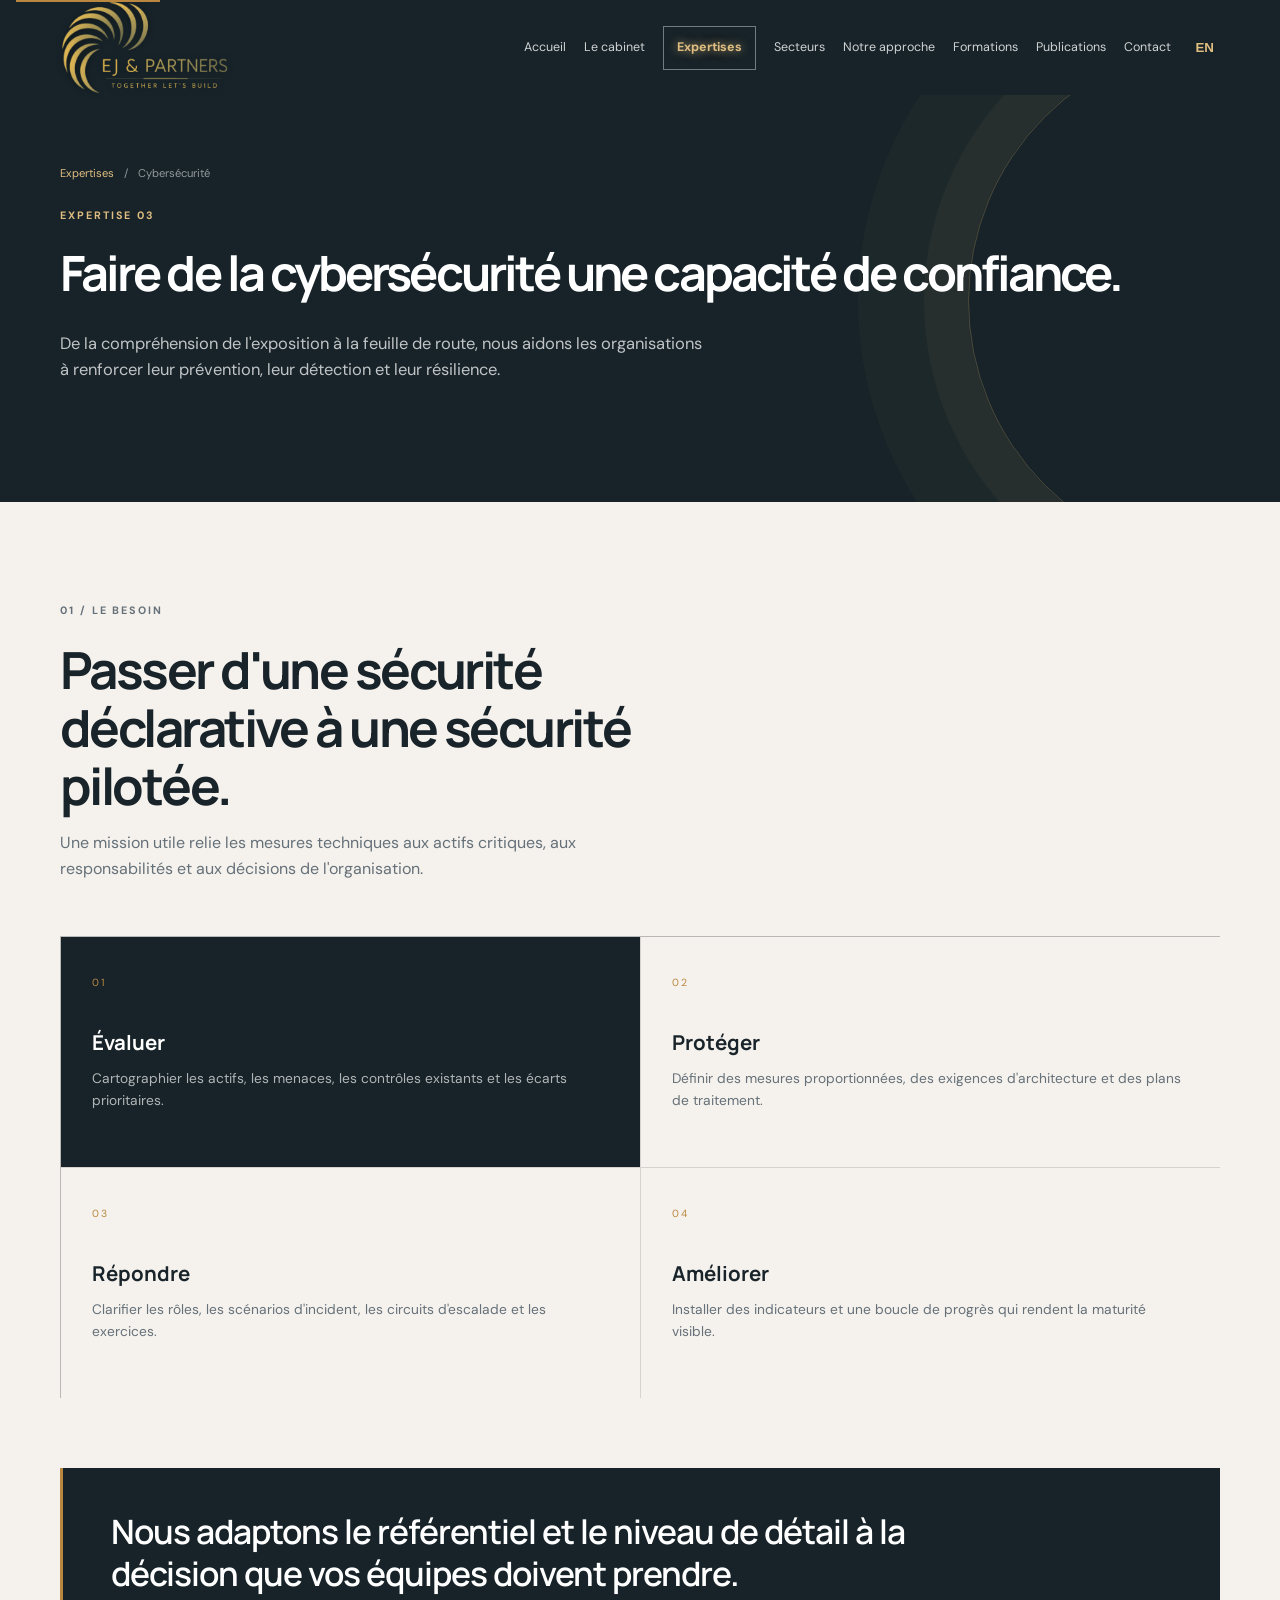
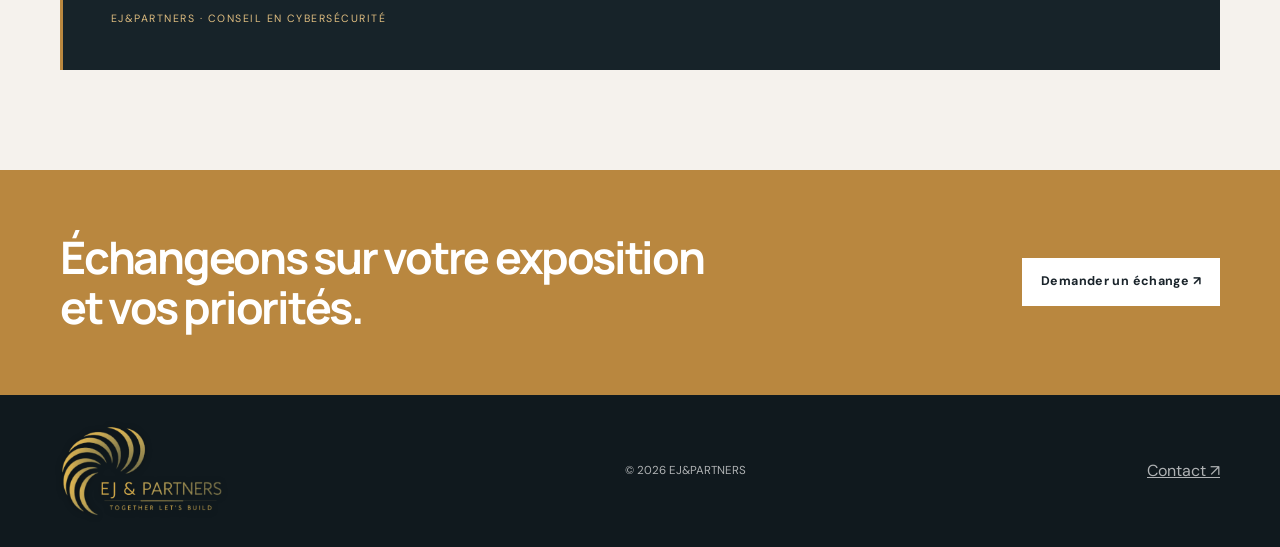
<file: expertise-cybersecurite.html>
<!doctype html><html lang="fr"><head><meta charset="utf-8"><meta name="viewport" content="width=device-width,initial-scale=1"><meta name="description" content="Expertise cybersécurité EJ&PARTNERS"><title>Cybersécurité — EJ&PARTNERS</title><link rel="preconnect" href="https://fonts.googleapis.com"><link rel="preconnect" href="https://fonts.gstatic.com" crossorigin><link href="https://fonts.googleapis.com/css2?family=DM+Sans:wght@400;500;600;700&family=Manrope:wght@600;700;800&display=swap" rel="stylesheet"><link rel="stylesheet" href="styles.css"><link rel="stylesheet" href="inner.css"></head><body><a class="skip" href="#main">Aller au contenu</a><header class="header inner-header" data-header><div class="wrap nav-wrap"><a class="brand" href="index.html"><img class="brand-logo" src="logo-ej-partners.png" alt="EJ&amp;PARTNERS ? Together let?s build"></a><button class="menu" aria-expanded="false" aria-controls="nav"><span></span><span></span><span></span><b>Menu</b></button><nav id="nav" class="nav"><a href="index.html">Accueil</a><a href="cabinet.html">Le cabinet</a><a href="expertises.html">Expertises</a><a href="secteurs.html">Secteurs</a><a href="approche.html">Notre approche</a><a href="formations.html">Formations</a><a href="publications.html">Publications</a><a class="nav-cta" href="contact.html">Contact</a><button class="lang" data-lang="en">EN</button></nav></div></header><main id="main"><section class="page-hero"><div class="wrap"><p class="crumbs"><a href="expertises.html">Expertises</a><span>/</span><span>Cybersécurité</span></p><p class="kicker gold-kicker">Expertise 03</p><h1 data-fr="Faire de la cybersécurité une capacité de confiance." data-en="Make cybersecurity a trusted capability.">Faire de la cybersécurité une capacité de confiance.</h1><p class="lead">De la compréhension de l'exposition à la feuille de route, nous aidons les organisations à renforcer leur prévention, leur détection et leur résilience.</p></div></section><section class="page-content"><div class="wrap"><div class="content-intro"><p class="kicker dark-kicker">01 / Le besoin</p><h2>Passer d'une sécurité déclarative à une sécurité pilotée.</h2><p>Une mission utile relie les mesures techniques aux actifs critiques, aux responsabilités et aux décisions de l'organisation.</p></div><div class="page-cards"><article class="page-card dark-card"><span class="num">01</span><h3>Évaluer</h3><p>Cartographier les actifs, les menaces, les contrôles existants et les écarts prioritaires.</p></article><article class="page-card"><span class="num">02</span><h3>Protéger</h3><p>Définir des mesures proportionnées, des exigences d'architecture et des plans de traitement.</p></article><article class="page-card"><span class="num">03</span><h3>Répondre</h3><p>Clarifier les rôles, les scénarios d'incident, les circuits d'escalade et les exercices.</p></article><article class="page-card"><span class="num">04</span><h3>Améliorer</h3><p>Installer des indicateurs et une boucle de progrès qui rendent la maturité visible.</p></article></div><div class="quote"><p>Nous adaptons le référentiel et le niveau de détail à la décision que vos équipes doivent prendre.</p><small>EJ&amp;PARTNERS · Conseil en cybersécurité</small></div></div></section><section class="cta"><div class="wrap cta-row"><h2>Échangeons sur votre exposition et vos priorités.</h2><a class="btn btn-light" href="contact.html">Demander un échange ↗</a></div></section></main><footer class="footer"><div class="wrap footer-row"><a class="brand" href="index.html"><img class="brand-logo" src="logo-ej-partners.png" alt="EJ&amp;PARTNERS ? Together let?s build"></a><p>© <span data-year></span> EJ&amp;PARTNERS</p><a href="contact.html">Contact ↗</a></div></footer><script src="script.js"></script></body></html>
</file>
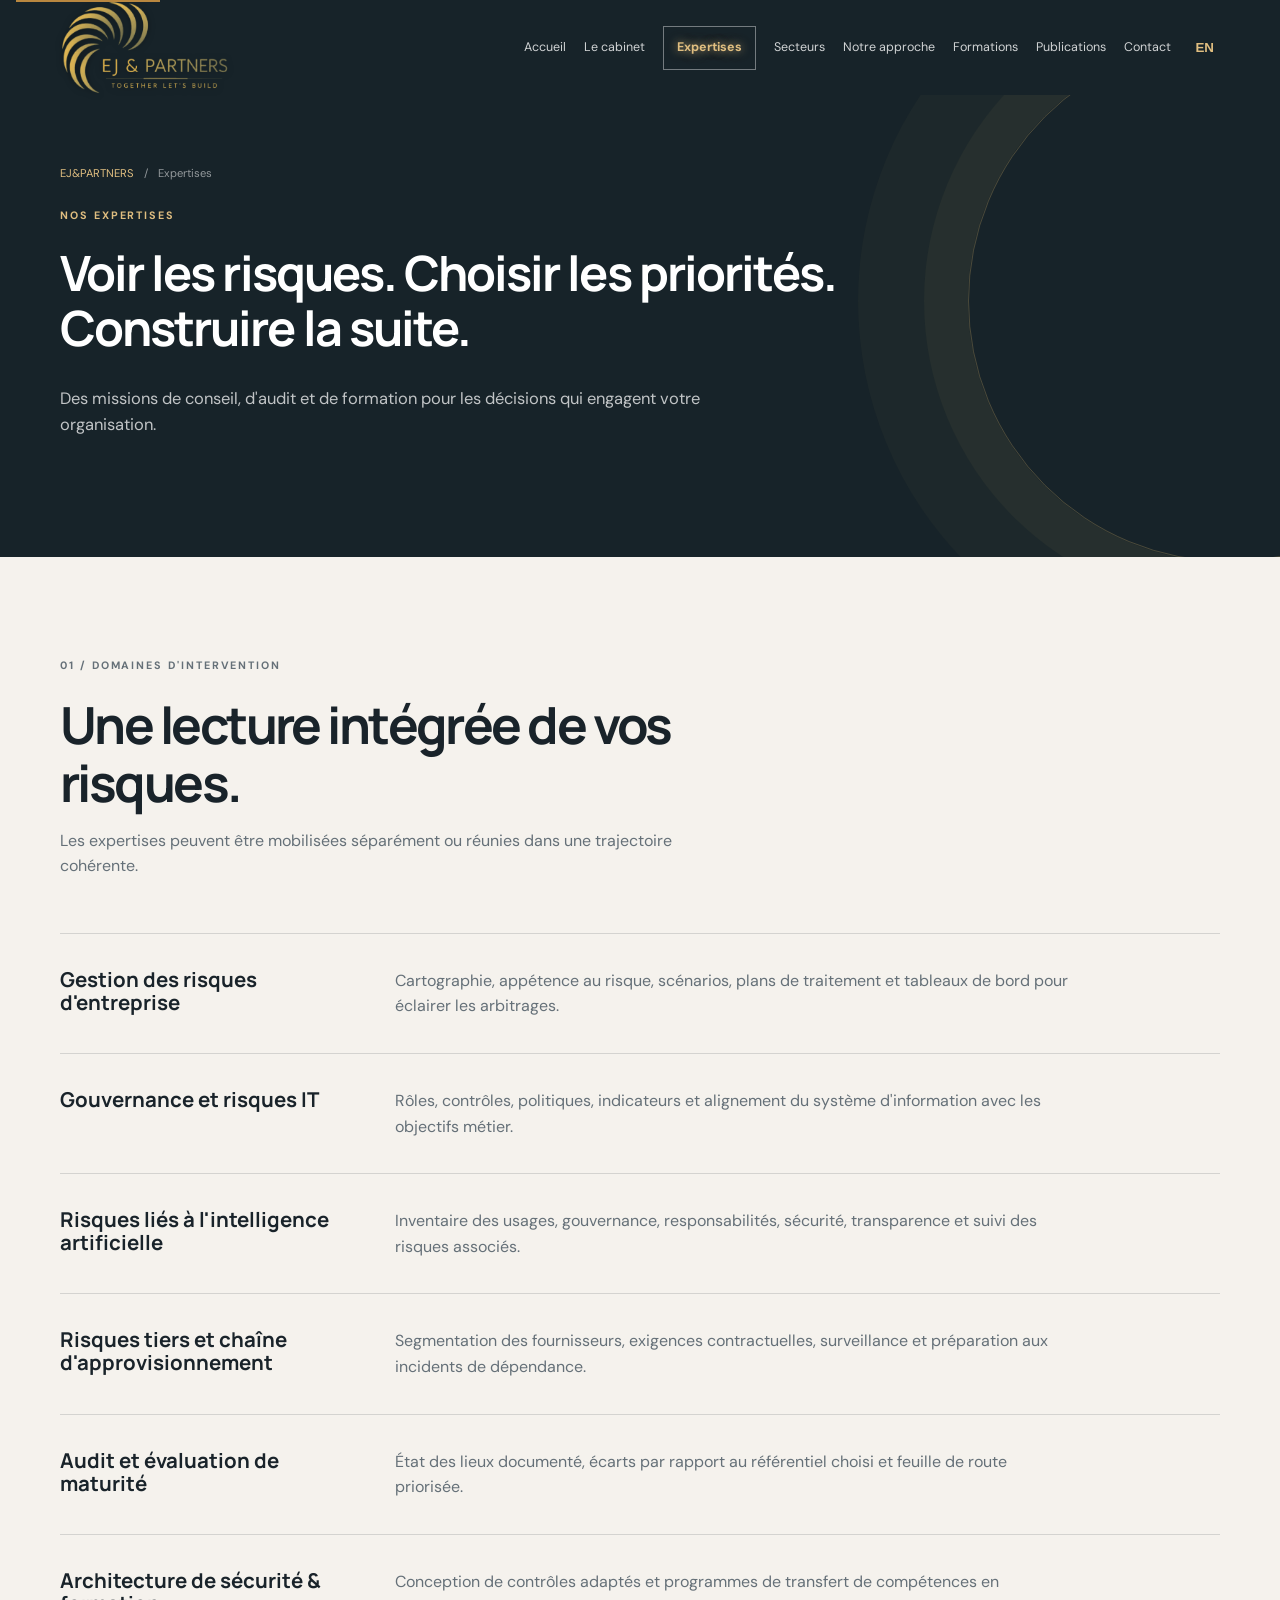
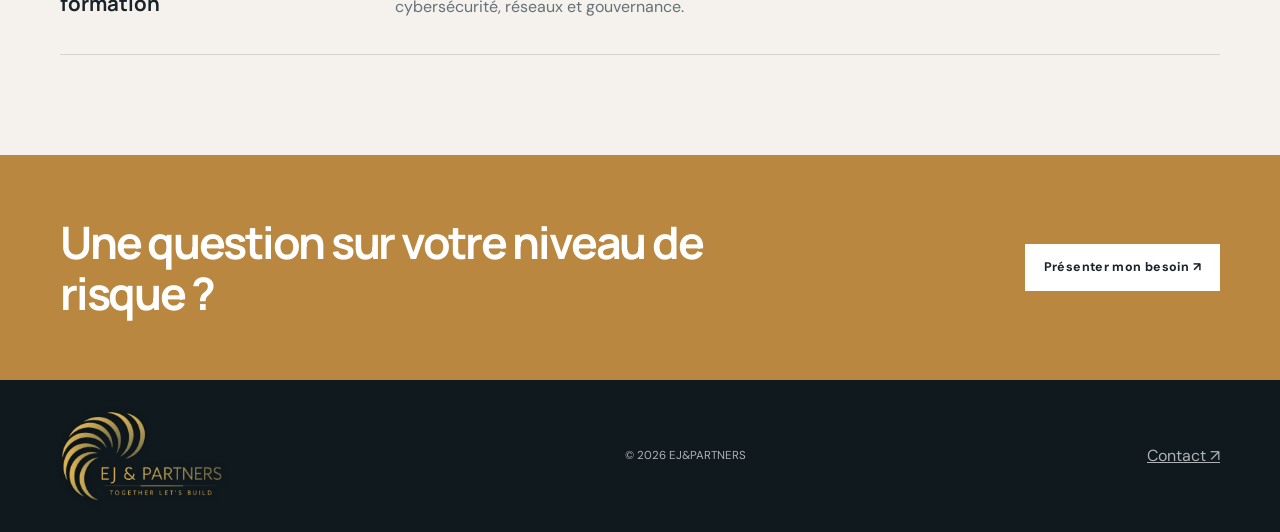
<file: expertises.html>
<!doctype html><html lang="fr"><head><meta charset="utf-8"><meta name="viewport" content="width=device-width,initial-scale=1"><meta name="description" content="Expertises EJ&PARTNERS en risques, gouvernance IT, cybersécurité, IA, audit et formation"><title>Expertises — EJ&PARTNERS</title><link rel="preconnect" href="https://fonts.googleapis.com"><link rel="preconnect" href="https://fonts.gstatic.com" crossorigin><link href="https://fonts.googleapis.com/css2?family=DM+Sans:wght@400;500;600;700&family=Manrope:wght@600;700;800&display=swap" rel="stylesheet"><link rel="stylesheet" href="styles.css"><link rel="stylesheet" href="inner.css"></head><body><a class="skip" href="#main">Aller au contenu</a><header class="header inner-header" data-header><div class="wrap nav-wrap"><a class="brand" href="index.html"><img class="brand-logo" src="logo-ej-partners.png" alt="EJ&amp;PARTNERS ? Together let?s build"></a><button class="menu" aria-expanded="false" aria-controls="nav"><span></span><span></span><span></span><b>Menu</b></button><nav id="nav" class="nav"><a href="index.html">Accueil</a><a href="cabinet.html">Le cabinet</a><a href="expertises.html">Expertises</a><a href="secteurs.html">Secteurs</a><a href="approche.html">Notre approche</a><a href="formations.html">Formations</a><a href="publications.html">Publications</a><a class="nav-cta" href="contact.html">Contact</a><button class="lang" data-lang="en">EN</button></nav></div></header><main id="main"><section class="page-hero"><div class="wrap"><p class="crumbs"><a href="index.html">EJ&amp;PARTNERS</a><span>/</span><span>Expertises</span></p><p class="kicker gold-kicker">Nos expertises</p><h1 class="expertises-title" data-fr="<span>Voir les risques. Choisir les priorités.</span><span>Construire la suite.</span>" data-en="<span>See the risks. Set priorities.</span><span>Build what comes next.</span>"><span>Voir les risques. Choisir les priorités.</span><span>Construire la suite.</span></h1><p class="lead" data-fr="Des missions de conseil, d'audit et de formation pour les décisions qui engagent votre organisation." data-en="Advisory, audit and training engagements for decisions that matter to your organisation.">Des missions de conseil, d'audit et de formation pour les décisions qui engagent votre organisation.</p></div></section><section class="page-content"><div class="wrap"><div class="content-intro"><p class="kicker dark-kicker">01 / Domaines d'intervention</p><h2 data-fr="Une lecture intégrée de vos risques." data-en="An integrated view of your risks.">Une lecture intégrée de vos risques.</h2><p data-fr="Les expertises peuvent être mobilisées séparément ou réunies dans une trajectoire cohérente." data-en="Our expertise can be deployed separately or combined into one coherent roadmap.">Les expertises peuvent être mobilisées séparément ou réunies dans une trajectoire cohérente.</p></div><div class="detail-list"><article id="erm" class="detail"><h3>Gestion des risques d'entreprise</h3><p>Cartographie, appétence au risque, scénarios, plans de traitement et tableaux de bord pour éclairer les arbitrages.</p></article><article id="it" class="detail"><h3>Gouvernance et risques IT</h3><p>Rôles, contrôles, politiques, indicateurs et alignement du système d'information avec les objectifs métier.</p></article><article id="ai" class="detail"><h3>Risques liés à l'intelligence artificielle</h3><p>Inventaire des usages, gouvernance, responsabilités, sécurité, transparence et suivi des risques associés.</p></article><article id="tiers" class="detail"><h3>Risques tiers et chaîne d'approvisionnement</h3><p>Segmentation des fournisseurs, exigences contractuelles, surveillance et préparation aux incidents de dépendance.</p></article><article id="audit" class="detail"><h3>Audit et évaluation de maturité</h3><p>État des lieux documenté, écarts par rapport au référentiel choisi et feuille de route priorisée.</p></article><article class="detail"><h3>Architecture de sécurité & formation</h3><p>Conception de contrôles adaptés et programmes de transfert de compétences en cybersécurité, réseaux et gouvernance.</p></article></div></div></section><section class="cta"><div class="wrap cta-row"><h2 data-fr="Une question sur votre niveau de risque ?" data-en="A question about your risk posture?">Une question sur votre niveau de risque ?</h2><a class="btn btn-light" href="contact.html">Présenter mon besoin ↗</a></div></section></main><footer class="footer"><div class="wrap footer-row"><a class="brand" href="index.html"><img class="brand-logo" src="logo-ej-partners.png" alt="EJ&amp;PARTNERS ? Together let?s build"></a><p>© <span data-year></span> EJ&amp;PARTNERS</p><a href="contact.html">Contact ↗</a></div></footer><script src="script.js"></script></body></html>
</file>
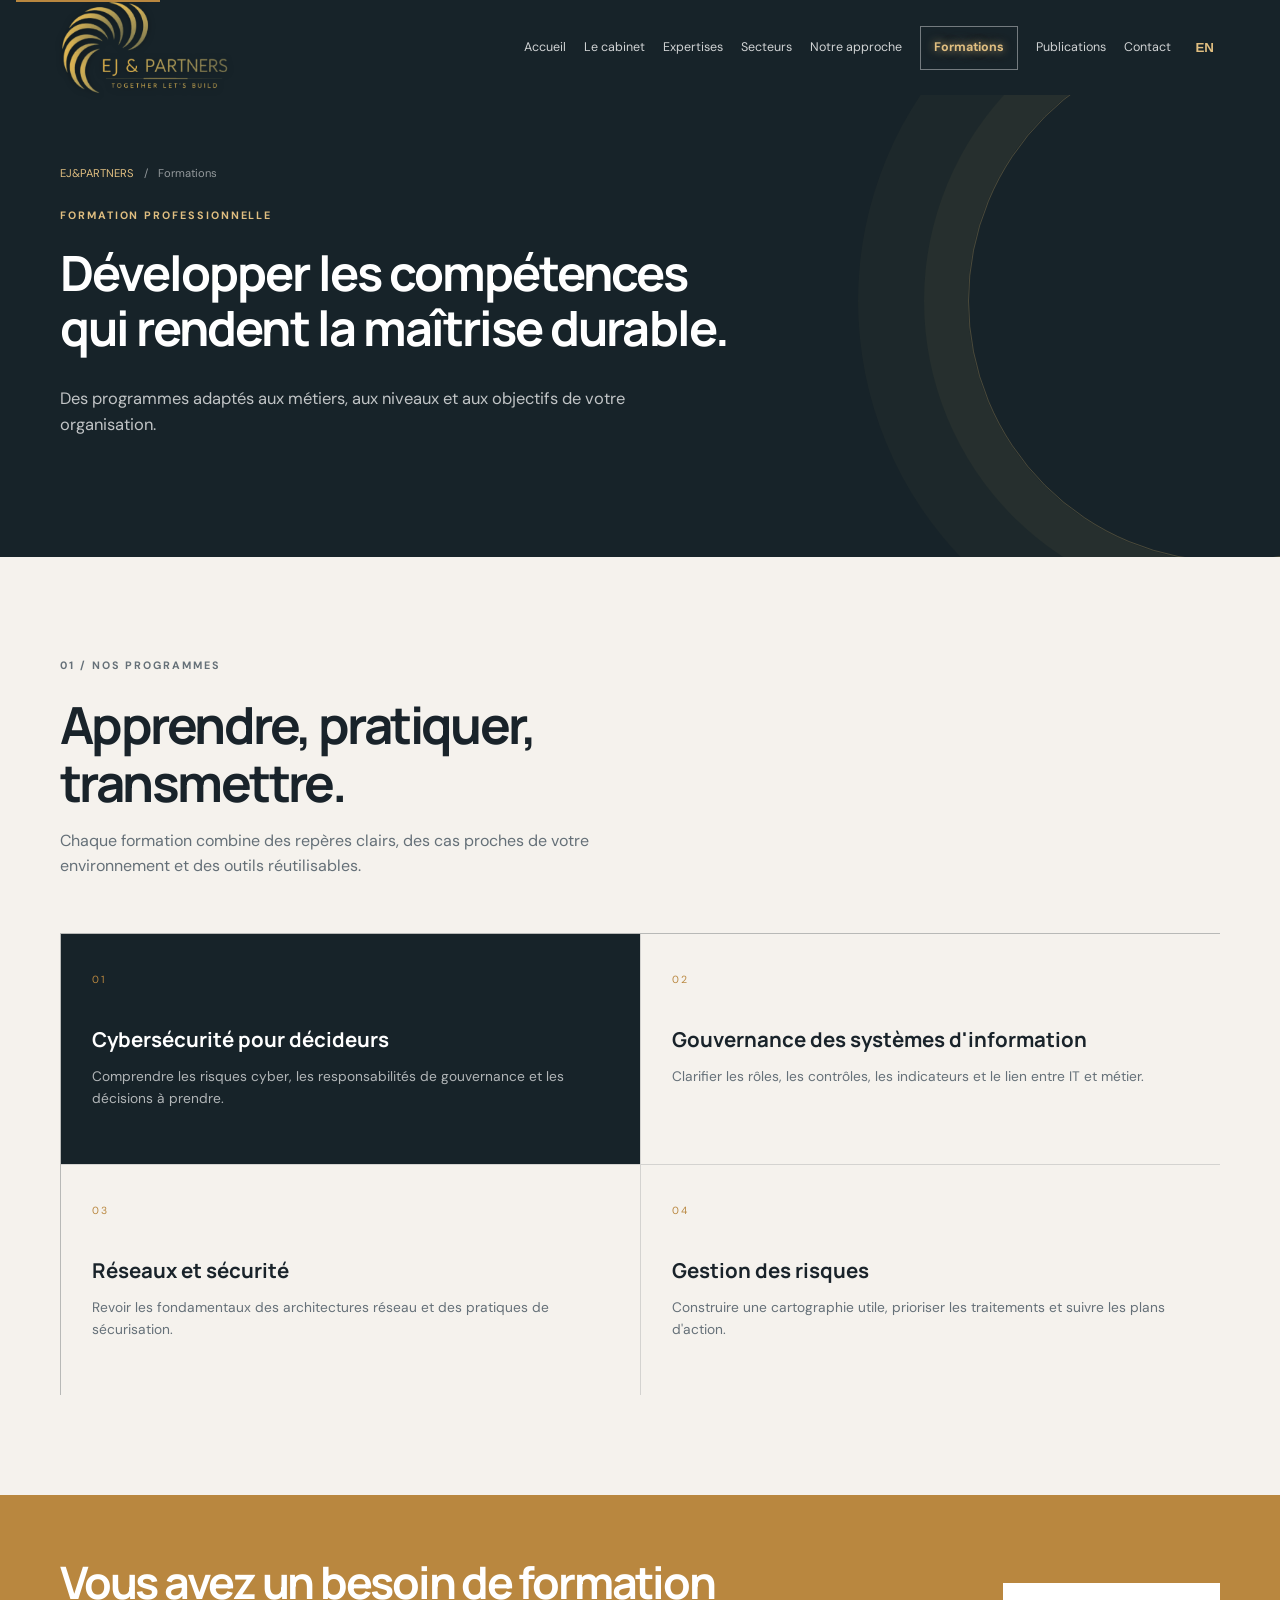
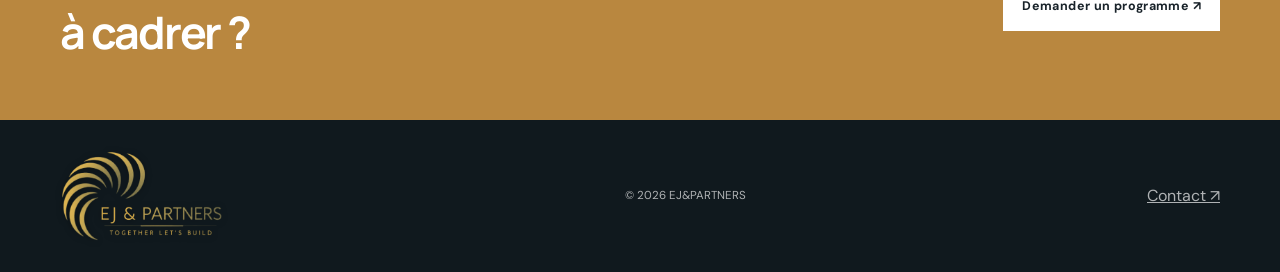
<file: formations.html>
<!doctype html><html lang="fr"><head><meta charset="utf-8"><meta name="viewport" content="width=device-width,initial-scale=1"><meta name="description" content="Formations professionnelles EJ&PARTNERS"><title>Formations — EJ&PARTNERS</title><link rel="preconnect" href="https://fonts.googleapis.com"><link rel="preconnect" href="https://fonts.gstatic.com" crossorigin><link href="https://fonts.googleapis.com/css2?family=DM+Sans:wght@400;500;600;700&family=Manrope:wght@600;700;800&display=swap" rel="stylesheet"><link rel="stylesheet" href="styles.css"><link rel="stylesheet" href="inner.css"></head><body><a class="skip" href="#main">Aller au contenu</a><header class="header inner-header" data-header><div class="wrap nav-wrap"><a class="brand" href="index.html"><img class="brand-logo" src="logo-ej-partners.png" alt="EJ&amp;PARTNERS ? Together let?s build"></a><button class="menu" aria-expanded="false" aria-controls="nav"><span></span><span></span><span></span><b>Menu</b></button><nav id="nav" class="nav"><a href="index.html">Accueil</a><a href="cabinet.html">Le cabinet</a><a href="expertises.html">Expertises</a><a href="secteurs.html">Secteurs</a><a href="approche.html">Notre approche</a><a href="formations.html">Formations</a><a href="publications.html">Publications</a><a class="nav-cta" href="contact.html">Contact</a><button class="lang" data-lang="en">EN</button></nav></div></header><main id="main"><section class="page-hero"><div class="wrap"><p class="crumbs"><a href="index.html">EJ&amp;PARTNERS</a><span>/</span><span>Formations</span></p><p class="kicker gold-kicker">Formation professionnelle</p><h1 class="formations-title" data-fr="<span>Développer les compétences</span><span>qui rendent la maîtrise durable.</span>" data-en="<span>Build the skills</span><span>that make control sustainable."><span>Développer les compétences</span><span>qui rendent la maîtrise durable.</span></h1><p class="lead">Des programmes adaptés aux métiers, aux niveaux et aux objectifs de votre organisation.</p></div></section><section class="page-content"><div class="wrap"><div class="content-intro"><p class="kicker dark-kicker">01 / Nos programmes</p><h2>Apprendre, pratiquer, transmettre.</h2><p>Chaque formation combine des repères clairs, des cas proches de votre environnement et des outils réutilisables.</p></div><div class="page-cards"><article class="page-card dark-card"><span class="num">01</span><h3>Cybersécurité pour décideurs</h3><p>Comprendre les risques cyber, les responsabilités de gouvernance et les décisions à prendre.</p></article><article class="page-card"><span class="num">02</span><h3>Gouvernance des systèmes d'information</h3><p>Clarifier les rôles, les contrôles, les indicateurs et le lien entre IT et métier.</p></article><article class="page-card"><span class="num">03</span><h3>Réseaux et sécurité</h3><p>Revoir les fondamentaux des architectures réseau et des pratiques de sécurisation.</p></article><article class="page-card"><span class="num">04</span><h3>Gestion des risques</h3><p>Construire une cartographie utile, prioriser les traitements et suivre les plans d'action.</p></article></div></div></section><section class="cta"><div class="wrap cta-row"><h2>Vous avez un besoin de formation à cadrer ?</h2><a class="btn btn-light" href="contact.html">Demander un programme ↗</a></div></section></main><footer class="footer"><div class="wrap footer-row"><a class="brand" href="index.html"><img class="brand-logo" src="logo-ej-partners.png" alt="EJ&amp;PARTNERS ? Together let?s build"></a><p>© <span data-year></span> EJ&amp;PARTNERS</p><a href="contact.html">Contact ↗</a></div></footer><script src="script.js"></script></body></html>
</file>
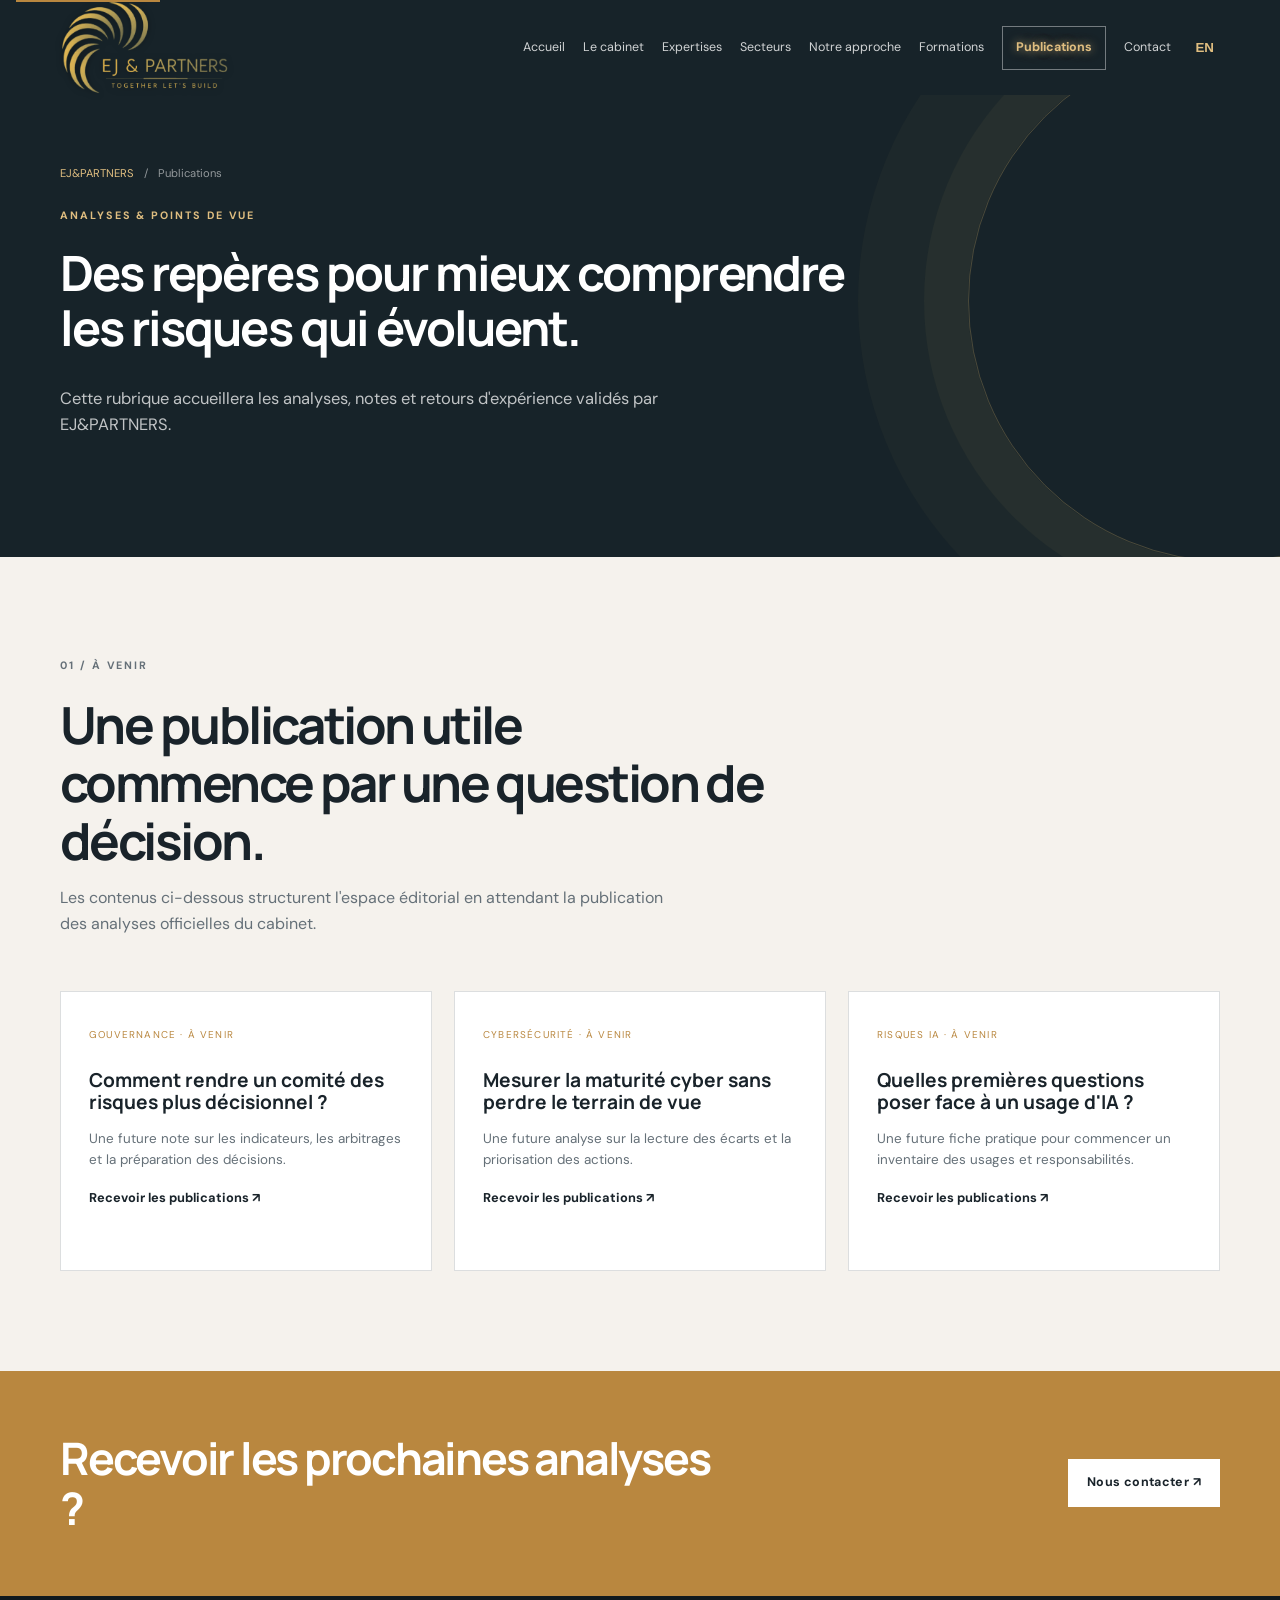
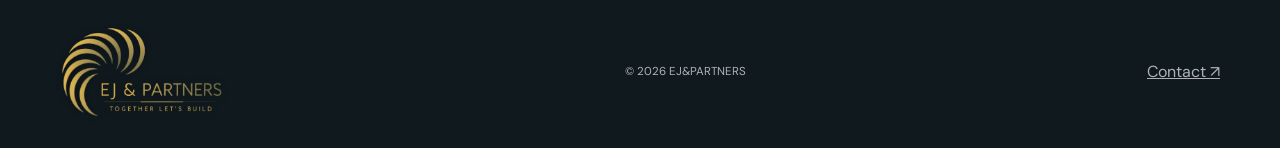
<file: publications.html>
<!doctype html><html lang="fr"><head><meta charset="utf-8"><meta name="viewport" content="width=device-width,initial-scale=1"><meta name="description" content="Publications et analyses EJ&PARTNERS"><title>Publications — EJ&PARTNERS</title><link rel="preconnect" href="https://fonts.googleapis.com"><link rel="preconnect" href="https://fonts.gstatic.com" crossorigin><link href="https://fonts.googleapis.com/css2?family=DM+Sans:wght@400;500;600;700&family=Manrope:wght@600;700;800&display=swap" rel="stylesheet"><link rel="stylesheet" href="styles.css"><link rel="stylesheet" href="inner.css"></head><body><a class="skip" href="#main">Aller au contenu</a><header class="header inner-header" data-header><div class="wrap nav-wrap"><a class="brand" href="index.html"><img class="brand-logo" src="logo-ej-partners.png" alt="EJ&amp;PARTNERS ? Together let?s build"></a><button class="menu" aria-expanded="false" aria-controls="nav"><span></span><span></span><span></span><b>Menu</b></button><nav id="nav" class="nav"><a href="index.html">Accueil</a><a href="cabinet.html">Le cabinet</a><a href="expertises.html">Expertises</a><a href="secteurs.html">Secteurs</a><a href="approche.html">Notre approche</a><a href="formations.html">Formations</a><a href="publications.html">Publications</a><a class="nav-cta" href="contact.html">Contact</a><button class="lang" data-lang="en">EN</button></nav></div></header><main id="main"><section class="page-hero"><div class="wrap"><p class="crumbs"><a href="index.html">EJ&amp;PARTNERS</a><span>/</span><span>Publications</span></p><p class="kicker gold-kicker">Analyses &amp; points de vue</p><h1 class="publications-title"><span>Des repères pour mieux comprendre</span><span>les risques qui évoluent.</span></h1><p class="lead">Cette rubrique accueillera les analyses, notes et retours d'expérience validés par EJ&amp;PARTNERS.</p></div></section><section class="page-content"><div class="wrap"><div class="content-intro"><p class="kicker dark-kicker">01 / À venir</p><h2>Une publication utile commence par une question de décision.</h2><p>Les contenus ci-dessous structurent l'espace éditorial en attendant la publication des analyses officielles du cabinet.</p></div><div class="article-grid"><article class="article"><small>Gouvernance · À venir</small><h3>Comment rendre un comité des risques plus décisionnel ?</h3><p>Une future note sur les indicateurs, les arbitrages et la préparation des décisions.</p><a href="contact.html">Recevoir les publications ↗</a></article><article class="article"><small>Cybersécurité · À venir</small><h3>Mesurer la maturité cyber sans perdre le terrain de vue</h3><p>Une future analyse sur la lecture des écarts et la priorisation des actions.</p><a href="contact.html">Recevoir les publications ↗</a></article><article class="article"><small>Risques IA · À venir</small><h3>Quelles premières questions poser face à un usage d'IA ?</h3><p>Une future fiche pratique pour commencer un inventaire des usages et responsabilités.</p><a href="contact.html">Recevoir les publications ↗</a></article></div></div></section><section class="cta"><div class="wrap cta-row"><h2>Recevoir les prochaines analyses ?</h2><a class="btn btn-light" href="contact.html">Nous contacter ↗</a></div></section></main><footer class="footer"><div class="wrap footer-row"><a class="brand" href="index.html"><img class="brand-logo" src="logo-ej-partners.png" alt="EJ&amp;PARTNERS ? Together let?s build"></a><p>© <span data-year></span> EJ&amp;PARTNERS</p><a href="contact.html">Contact ↗</a></div></footer><script src="script.js"></script></body></html>
</file>
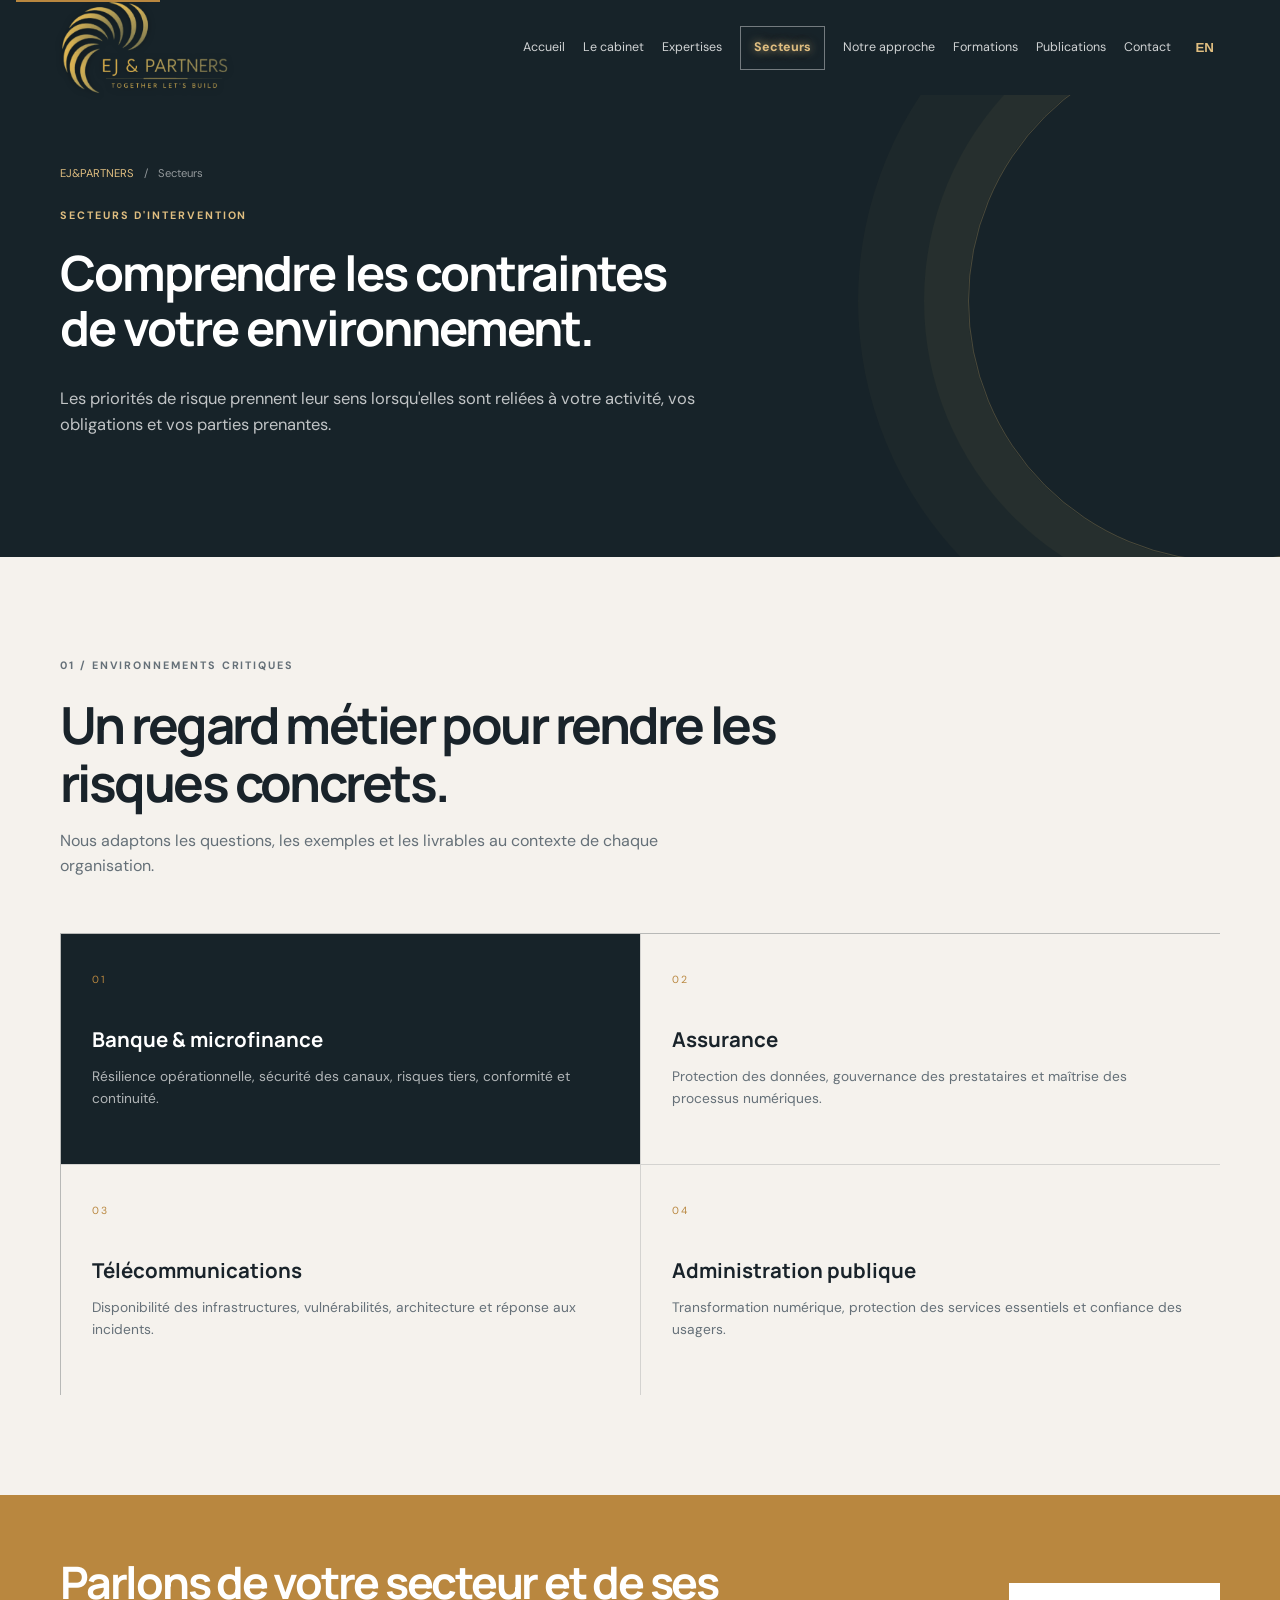
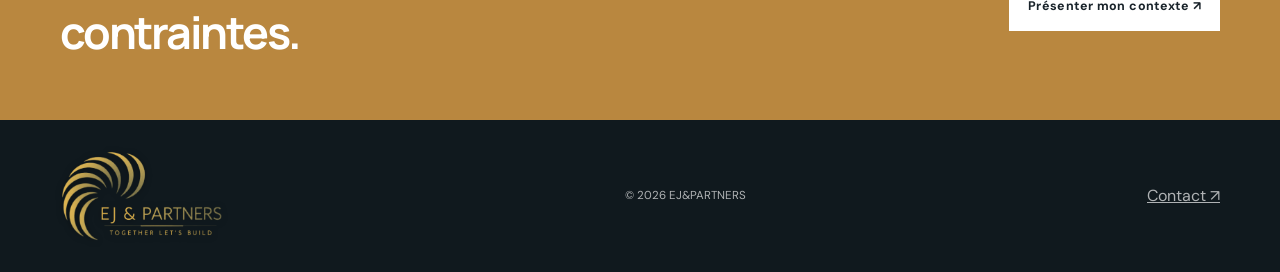
<file: secteurs.html>
<!doctype html><html lang="fr"><head><meta charset="utf-8"><meta name="viewport" content="width=device-width,initial-scale=1"><meta name="description" content="Secteurs accompagnés par EJ&PARTNERS"><title>Secteurs — EJ&PARTNERS</title><link rel="preconnect" href="https://fonts.googleapis.com"><link rel="preconnect" href="https://fonts.gstatic.com" crossorigin><link href="https://fonts.googleapis.com/css2?family=DM+Sans:wght@400;500;600;700&family=Manrope:wght@600;700;800&display=swap" rel="stylesheet"><link rel="stylesheet" href="styles.css"><link rel="stylesheet" href="inner.css"></head><body><a class="skip" href="#main">Aller au contenu</a><header class="header inner-header" data-header><div class="wrap nav-wrap"><a class="brand" href="index.html"><img class="brand-logo" src="logo-ej-partners.png" alt="EJ&amp;PARTNERS ? Together let?s build"></a><button class="menu" aria-expanded="false" aria-controls="nav"><span></span><span></span><span></span><b>Menu</b></button><nav id="nav" class="nav"><a href="index.html">Accueil</a><a href="cabinet.html">Le cabinet</a><a href="expertises.html">Expertises</a><a href="secteurs.html">Secteurs</a><a href="approche.html">Notre approche</a><a href="formations.html">Formations</a><a href="publications.html">Publications</a><a class="nav-cta" href="contact.html">Contact</a><button class="lang" data-lang="en">EN</button></nav></div></header><main id="main"><section class="page-hero"><div class="wrap"><p class="crumbs"><a href="index.html">EJ&amp;PARTNERS</a><span>/</span><span>Secteurs</span></p><p class="kicker gold-kicker">Secteurs d'intervention</p><h1 class="secteurs-title" data-fr="<span>Comprendre les contraintes</span><span>de votre environnement.</span>" data-en="<span>Understand the constraints</span><span>of your environment."><span>Comprendre les contraintes</span><span>de votre environnement.</span></h1><p class="lead" data-fr="Les priorités de risque prennent leur sens lorsqu'elles sont reliées à votre activité, vos obligations et vos parties prenantes." data-en="Risk priorities matter when they are connected to your activity, obligations and stakeholders.">Les priorités de risque prennent leur sens lorsqu'elles sont reliées à votre activité, vos obligations et vos parties prenantes.</p></div></section><section class="page-content"><div class="wrap"><div class="content-intro"><p class="kicker dark-kicker">01 / Environnements critiques</p><h2 data-fr="Un regard métier pour rendre les risques concrets." data-en="Business context that makes risk concrete.">Un regard métier pour rendre les risques concrets.</h2><p>Nous adaptons les questions, les exemples et les livrables au contexte de chaque organisation.</p></div><div class="page-cards"><article id="banque" class="page-card dark-card"><span class="num">01</span><h3>Banque &amp; microfinance</h3><p>Résilience opérationnelle, sécurité des canaux, risques tiers, conformité et continuité.</p></article><article id="assurance" class="page-card"><span class="num">02</span><h3>Assurance</h3><p>Protection des données, gouvernance des prestataires et maîtrise des processus numériques.</p></article><article id="telecoms" class="page-card"><span class="num">03</span><h3>Télécommunications</h3><p>Disponibilité des infrastructures, vulnérabilités, architecture et réponse aux incidents.</p></article><article id="public" class="page-card"><span class="num">04</span><h3>Administration publique</h3><p>Transformation numérique, protection des services essentiels et confiance des usagers.</p></article></div></div></section><section class="cta"><div class="wrap cta-row"><h2>Parlons de votre secteur et de ses contraintes.</h2><a class="btn btn-light" href="contact.html">Présenter mon contexte ↗</a></div></section></main><footer class="footer"><div class="wrap footer-row"><a class="brand" href="index.html"><img class="brand-logo" src="logo-ej-partners.png" alt="EJ&amp;PARTNERS ? Together let?s build"></a><p>© <span data-year></span> EJ&amp;PARTNERS</p><a href="contact.html">Contact ↗</a></div></footer><script src="script.js"></script></body></html>
</file>
<file: styles.css>
:root{--ink:#19232a;--dark:#172329;--paper:#f5f2ed;--warm:#e9e3d8;--muted:#657078;--gold:#b9873f;--gold-light:#e0be80;--line:rgba(25,35,42,.15);--white:#fff;--sans:"DM Sans",Arial,sans-serif;--display:Manrope,Arial,sans-serif}*{box-sizing:border-box}html{scroll-behavior:smooth}body{margin:0;color:var(--ink);background:var(--paper);font:16px/1.6 var(--sans)}a{color:inherit}.wrap{width:min(1160px,calc(100% - 48px));margin:auto}.skip{position:absolute;top:-40px;left:16px;background:var(--gold);color:#fff;padding:8px 12px;z-index:20}.skip:focus{top:16px}.header{position:absolute;z-index:10;width:100%;color:#fff}.header.scrolled{position:fixed;background:rgba(23,35,41,.97);box-shadow:0 8px 25px #0002}.nav-wrap{min-height:92px;display:flex;justify-content:space-between;align-items:center}.brand{display:grid;grid-template-columns:auto 1fr;grid-template-rows:auto auto;column-gap:10px;text-decoration:none;color:inherit;align-items:center}.brand-symbol{grid-row:1/3;display:flex;align-items:flex-end;gap:3px;height:32px;transform:rotate(-42deg)}.brand-symbol i{width:4px;border-radius:4px;background:var(--gold-light);transform:skew(-18deg)}.brand-symbol i:nth-child(1){height:14px}.brand-symbol i:nth-child(2){height:21px}.brand-symbol i:nth-child(3){height:28px}.brand-symbol i:nth-child(4){height:34px}.brand-name{font:800 1.2rem/1 var(--display);letter-spacing:.06em}.brand-name span{color:var(--gold-light);font-weight:600}.brand small{font-size:.45rem;letter-spacing:.2em;color:#fff9;margin-top:4px}.nav{display:flex;gap:18px;align-items:center}.nav a{font-size:.78rem;color:#fffc;text-decoration:none}.nav a:hover{color:#fff}.nav-cta{border:1px solid #fff6;padding:9px 13px}.lang{border:0;background:none;color:var(--gold-light);font-weight:700;cursor:pointer}.menu{display:none}.hero{position:relative;min-height:760px;display:flex;align-items:center;background:var(--dark);color:#fff;overflow:hidden}.hero:before{content:"";position:absolute;inset:0;background:linear-gradient(90deg,#ffffff0d 1px,transparent 1px),linear-gradient(#ffffff0d 1px,transparent 1px);background-size:280px 220px;opacity:.22}.hero-orbit{position:absolute;right:-250px;top:100px;width:700px;height:700px;border:1px solid #d8b36b44;border-radius:50%;box-shadow:0 0 0 44px #d8b36b0c,0 0 0 110px #d8b36b08}.hero-content{position:relative;z-index:1;padding-top:60px}.kicker{font-size:.67rem;letter-spacing:.18em;text-transform:uppercase;font-weight:700;margin:0 0 22px}.gold-kicker{color:var(--gold-light)}.dark-kicker{color:var(--gold)}h1,h2,h3{font-family:var(--display);line-height:1.13;margin:0}h1{font-size:clamp(2.9rem,6.5vw,5.7rem);letter-spacing:-.06em;max-width:820px}h1 em,h2 em{color:var(--gold-light);font-style:normal}.lead{max-width:600px;color:#fffb;font-size:1.03rem;margin:30px 0}.actions{display:flex;align-items:center;gap:25px}.btn{display:inline-flex;align-items:center;justify-content:center;background:var(--gold);color:#fff;text-decoration:none;padding:14px 19px;font-size:.78rem;font-weight:700;letter-spacing:.03em;transition:.2s}.btn:hover{background:#996c2f;transform:translateY(-2px)}.ghost-link{color:#fffc;text-decoration:none;font-size:.82rem}.hero-tags{display:flex;gap:24px;border-top:1px solid #fff3;padding-top:16px;margin-top:78px;width:560px;color:#fff8;font-size:.63rem;letter-spacing:.15em}.section{padding:112px 0}.two-col{display:grid;grid-template-columns:1fr 1fr;gap:90px}.intro h2,.warm h2{font-size:clamp(2.1rem,4vw,3.5rem);letter-spacing:-.05em;max-width:520px}.copy{color:var(--muted);max-width:520px}.copy p{margin-top:0;margin-bottom:19px}.under{display:inline-block;text-decoration:none;border-bottom:1px solid var(--gold);padding-bottom:4px;font-size:.82rem;font-weight:700;margin-top:12px}.dark{background:var(--dark);color:#fff}.section-head{display:grid;grid-template-columns:1.1fr .9fr;gap:70px;align-items:end;margin-bottom:53px}.section-head h2{font-size:clamp(2.1rem,4vw,3.5rem);letter-spacing:-.05em;max-width:640px}.section-head>p{margin:0;color:#fffa;max-width:390px}.cards{display:grid;grid-template-columns:repeat(4,1fr);border-top:1px solid #fff3;border-left:1px solid #fff3}.card{position:relative;min-height:260px;padding:24px;border-right:1px solid #fff3;border-bottom:1px solid #fff3;color:#fff;text-decoration:none}.card:hover{background:#b9873f18}.card span{color:var(--gold-light);font-size:.65rem;letter-spacing:.14em}.card h3{font-size:1.2rem;letter-spacing:-.02em;margin:44px 0 12px}.card p{margin:0;color:#fffa;font-size:.82rem}.card b{position:absolute;right:22px;bottom:17px;color:var(--gold-light);font-size:1.25rem;font-weight:400}.light-under{color:#fff;margin-top:32px}.sector-row{display:grid;grid-template-columns:repeat(4,1fr);border-top:1px solid var(--line);border-bottom:1px solid var(--line)}.sector-row a{position:relative;padding:23px;min-height:220px;text-decoration:none;border-right:1px solid var(--line)}.sector-row a:last-child{border-right:0}.sector-row a:hover{background:#ece7df}.sector-row span{color:var(--gold);font-size:.65rem;letter-spacing:.13em}.sector-row strong{display:block;font:600 1.3rem/1.18 var(--display);max-width:180px;margin-top:43px}.sector-row small{display:block;color:var(--muted);font-size:.73rem;margin-top:13px}.warm{background:var(--warm)}.steps{margin:0;padding:0;list-style:none;border-top:1px solid var(--line)}.steps li{display:grid;grid-template-columns:54px 1fr;gap:15px;padding:20px 0;border-bottom:1px solid var(--line)}.steps li>span{color:var(--gold);font-size:.67rem;letter-spacing:.14em}.steps h3{font-size:1.13rem}.steps p{margin:5px 0 0;color:var(--muted);font-size:.83rem}.contact-strip-inner{display:flex;justify-content:space-between;align-items:center;gap:35px}.contact-strip h2{font-size:clamp(2.2rem,4.6vw,4.1rem);letter-spacing:-.055em}.footer{background:#10191e;color:#fffa;padding:30px 0}.footer-row{display:flex;align-items:center;justify-content:space-between;gap:20px}.footer .brand-name{font-size:1rem}.footer p,.footer>a{font-size:.72rem;margin:0}.footer>a{color:var(--gold-light);text-decoration:none}
@media(max-width:850px){.wrap{width:min(100% - 36px,620px)}.nav-wrap{min-height:74px}.menu{display:flex;align-items:center;gap:4px;background:none;border:0;color:#fff;font:600 .7rem var(--sans)}.menu span{display:block;width:15px;height:1px;background:var(--gold-light)}.nav{display:none;position:absolute;top:74px;left:0;right:0;background:var(--dark);padding:18px;flex-direction:column;align-items:stretch;gap:5px}.nav.open{display:flex}.nav a{padding:10px 4px}.nav-cta{text-align:center}.lang{align-self:flex-start;margin-top:5px}.hero{min-height:700px}.hero-tags{width:100%;gap:14px;flex-wrap:wrap;margin-top:55px}.two-col,.section-head{grid-template-columns:1fr;gap:35px}.section{padding:78px 0}.cards{grid-template-columns:1fr 1fr}.card{min-height:225px}.sector-row{grid-template-columns:1fr 1fr}.sector-row a{border-bottom:1px solid var(--line)}.sector-row a:nth-child(2){border-right:0}.contact-strip-inner{align-items:flex-start;flex-direction:column}.footer-row{align-items:flex-start;flex-direction:column}}@media(max-width:480px){h1{font-size:2.85rem}.actions{align-items:flex-start;flex-direction:column;gap:17px}.cards,.sector-row{grid-template-columns:1fr}.card,.sector-row a{border-right:0}.sector-row a{min-height:170px}.sector-row strong{margin-top:28px}}
/* Responsive overrides */
html{overflow-x:hidden}body{overflow-x:hidden}.wrap{max-width:100%}.nav a,.btn,.lang{min-height:44px;display:inline-flex;align-items:center}.menu{display:none}.nav a{white-space:nowrap}
@media (max-width:1100px) and (min-width:851px){.wrap{width:min(100% - 40px,960px)}.nav{gap:11px}.nav a{font-size:.72rem}.nav-cta{padding:8px 10px}.hero{min-height:700px}.hero-orbit{right:-330px}.cards{grid-template-columns:repeat(2,1fr)}.card:nth-child(2){border-right:0}.sector-row{grid-template-columns:repeat(2,1fr)}.sector-row a:nth-child(2){border-right:0}.sector-row a{border-bottom:1px solid var(--line)}}
@media (max-width:850px){.wrap{width:calc(100% - 32px)}.header{position:absolute}.menu{display:flex}.nav{max-height:calc(100vh - 74px);overflow-y:auto}.hero-content{padding-top:35px}.hero h1{max-width:650px}.section-head>p{max-width:620px}.btn{min-height:48px;padding:12px 17px}.ghost-link,.under{min-height:44px;display:inline-flex;align-items:center}.footer{padding:26px 0}.footer-row{gap:18px}.footer p{max-width:100%}}
@media (max-width:600px){.wrap{width:calc(100% - 28px)}.nav-wrap{min-height:68px}.nav{top:68px}.hero{min-height:650px}.hero h1{font-size:clamp(2.35rem,12vw,3.5rem);letter-spacing:-.055em}.hero .lead{font-size:.94rem;margin:23px 0}.hero-orbit{width:440px;height:440px;right:-260px;top:170px}.hero-tags{margin-top:40px;font-size:.57rem}.section{padding:64px 0}.intro h2,.warm h2,.section-head h2{font-size:clamp(1.9rem,9vw,2.75rem)}.section-head{margin-bottom:34px}.cards{grid-template-columns:1fr}.card{min-height:210px}.card h3{margin-top:30px}.sector-row{grid-template-columns:1fr}.sector-row a{border-right:0;min-height:150px}.sector-row strong{margin-top:27px}.contact-strip h2{font-size:clamp(2rem,10vw,3rem)}}
@media (max-width:380px){.hero h1{font-size:2.25rem}.kicker{font-size:.59rem;letter-spacing:.13em}.actions .btn{width:100%}.hero-tags{gap:10px}.brand-name{font-size:1.05rem}.brand small{font-size:.38rem}}
.nav-cta{border:0;padding:0}.nav a.active,.nav a[aria-current="page"]{border:1px solid #fff6;padding:9px 13px;color:var(--gold-light);font-weight:700;text-shadow:0 0 8px #e0be80a6,0 0 16px #e0be8055}.nav a.active:hover,.nav a[aria-current="page"]:hover{border-color:#fff9}.nav a:focus-visible{outline:2px solid var(--gold-light);outline-offset:3px}.menu{width:44px;height:44px;padding:0;display:none;flex-direction:column;align-items:center;justify-content:center;gap:5px}.menu b{display:none}.menu span{display:block;width:24px;height:2px;margin:0;background:var(--gold-light);border-radius:2px;transition:transform .2s,opacity .2s}.menu[aria-expanded="true"] span:nth-child(1){transform:translateY(7px) rotate(45deg)}.menu[aria-expanded="true"] span:nth-child(2){opacity:0}.menu[aria-expanded="true"] span:nth-child(3){transform:translateY(-7px) rotate(-45deg)}
@media(max-width:850px){.menu{display:flex}.nav a.active,.nav a[aria-current="page"]{width:100%;padding:10px 12px}}
.hero h1::first-line{font-size:clamp(1rem,5vw,3.5rem)}
.hero h1 em{display:inline-block;font-size:clamp(1.125rem,5vw,3.25rem);letter-spacing:-.04em;white-space:nowrap}
.hero-content{transform:translateY(-32px)}
@media(max-width:850px){.hero-content{transform:translateY(-20px)}}
html.reveal-ready [data-reveal]{opacity:0;translate:0 20px;transition:opacity 650ms cubic-bezier(.2,.7,.2,1) var(--reveal-delay,0ms),translate 650ms cubic-bezier(.2,.7,.2,1) var(--reveal-delay,0ms)}
html.reveal-ready [data-reveal].is-visible{opacity:1;translate:0 0}
@media(max-width:600px){html.reveal-ready [data-reveal]{translate:0 14px;transition-duration:550ms}}
@media(prefers-reduced-motion:reduce){html.reveal-ready [data-reveal],html.reveal-ready [data-reveal].is-visible{opacity:1;translate:none;transition:none}}
.brand{display:block;flex:none}
.brand-logo{display:block;width:170px;max-width:42vw;height:auto;filter:drop-shadow(0 1px 3px #0008)}
.footer .brand-logo{width:164px}
@media (min-width:851px) and (max-width:1100px){.brand-logo{width:136px}.footer .brand-logo{width:144px}}
@media(max-width:850px){.nav-wrap{min-height:92px}.nav{top:92px;max-height:calc(100vh - 92px)}.brand-logo{width:156px;max-width:50vw}.footer .brand-logo{width:148px}}
.hero{isolation:isolate;min-height:100vh;min-height:100svh}
.hero:before{z-index:0}
.hero-orbit{z-index:1;pointer-events:none}
.hero-content{z-index:3;transform:translateY(60px)}
.hero h1{max-width:min(720px,62%)}
.hero .lead{max-width:min(600px,58%)}
.hero-tags{max-width:58%}
.hero-slides{position:absolute;z-index:0;inset:0;overflow:hidden;background:#10191e;pointer-events:none}
.hero-slides:after{content:"";position:absolute;z-index:2;inset:0;background:linear-gradient(90deg,#111b23ed 0%,#111b23d9 36%,#111b2394 63%,#111b234d 100%),linear-gradient(0deg,#111b23a8 0%,transparent 32%);pointer-events:none}
.hero-slide{position:absolute;inset:0}
.hero-slide{margin:0;opacity:0;transform:translateX(3%);transition:opacity 850ms ease,transform 1.1s cubic-bezier(.2,.7,.2,1)}
.hero-slide.is-active{z-index:1;opacity:1;transform:translateX(0)}
.hero-slide.is-leaving-left{z-index:1;animation:hero-slide-out-left 850ms cubic-bezier(.2,.7,.2,1) both}
.hero-slide.is-leaving-right{z-index:1;animation:hero-slide-out-right 850ms cubic-bezier(.2,.7,.2,1) both}
.hero-slide.is-entering-right{animation:hero-slide-in-right 1.1s cubic-bezier(.2,.7,.2,1) both}
.hero-slide.is-entering-left{animation:hero-slide-in-left 1.1s cubic-bezier(.2,.7,.2,1) both}
.hero-slide img{display:block;width:100%;height:100%;object-fit:cover;object-position:center;transform:scale(1.045);transition:transform 7.4s ease-out}
.hero-slide.is-active img{transform:scale(1)}
.hero-slide:after{content:"";position:absolute;inset:0;background:linear-gradient(0deg,#111b23b8 0%,transparent 44%);pointer-events:none}
.hero-slide figcaption{position:absolute;z-index:1;left:clamp(22px,4vw,64px);right:240px;bottom:30px;color:#fff;font:500 .8rem/1.4 var(--sans);letter-spacing:.02em;text-shadow:0 2px 12px #0009}
.hero-slide-controls{position:absolute;z-index:4;right:clamp(16px,4vw,52px);bottom:22px;display:flex;align-items:center;gap:9px;pointer-events:auto;padding:5px 8px;border:1px solid #fff4;border-radius:30px;background:#172329a6;backdrop-filter:blur(12px)}
.slide-arrow,.slide-toggle{display:grid;place-items:center;flex:0 0 38px;width:38px;height:38px;padding:0;border:1px solid #fff7;border-radius:50%;background:#172329c9;color:#fff;font:600 1rem/1 var(--sans);cursor:pointer;transition:background .2s,border-color .2s,transform .2s}
.slide-arrow:hover,.slide-toggle:hover{background:var(--gold);border-color:var(--gold);transform:translateY(-1px)}
.slide-arrow:focus-visible,.slide-toggle:focus-visible,.slide-dot:focus-visible{outline:2px solid var(--gold-light);outline-offset:3px}
.slide-dots{display:flex;align-items:center;justify-content:center;gap:8px}
.slide-dot{width:9px;height:9px;padding:0;border:1px solid #fff;border-radius:50%;background:transparent;cursor:pointer;transition:width .25s,background .25s}
.slide-dot.is-active{width:24px;border-radius:6px;background:var(--gold-light)}
.slide-status{position:absolute;width:1px;height:1px;padding:0;margin:-1px;overflow:hidden;clip:rect(0,0,0,0);white-space:nowrap;border:0}
@keyframes hero-slide-in-right{from{opacity:0;transform:translateX(5%) scale(1.025)}to{opacity:1;transform:translateX(0) scale(1)}}
@keyframes hero-slide-in-left{from{opacity:0;transform:translateX(-5%) scale(1.025)}to{opacity:1;transform:translateX(0) scale(1)}}
@keyframes hero-slide-out-left{from{opacity:1;transform:translateX(0)}to{opacity:0;transform:translateX(-4%)}}
@keyframes hero-slide-out-right{from{opacity:1;transform:translateX(0)}to{opacity:0;transform:translateX(4%)}}
@media (max-width:1100px) and (min-width:851px){.hero h1{max-width:60%}.hero .lead,.hero-tags{max-width:56%}}
@media(max-width:850px){.hero{min-height:100vh;min-height:100svh;padding:104px 0 96px}.hero-content{padding-top:0;transform:translateY(48px)}.hero h1,.hero .lead,.hero-tags{max-width:100%}.hero-slide figcaption{left:20px;right:220px;bottom:27px}.hero-slide-controls{right:14px;bottom:16px}}
@media(max-width:600px){.hero{padding-top:94px;padding-bottom:96px}.hero-content{transform:translateY(36px)}.hero h1{font-size:clamp(1.9rem,8vw,2.5rem);line-height:1.2}.hero h1::first-line{font-size:inherit}.hero h1 em{display:block;font-size:clamp(1.4rem,6.2vw,1.9rem);line-height:1.3;letter-spacing:-.03em;white-space:normal;margin-top:8px}.hero .lead{font-size:.95rem;line-height:1.75;margin:24px 0}.hero-tags{row-gap:12px;margin-top:36px}.hero-slide:first-child img{object-position:100% center}.hero-slide figcaption{right:20px;bottom:75px;max-width:calc(100% - 40px);font-size:.72rem}.hero-slide-controls{right:14px;bottom:14px;gap:7px}.slide-arrow,.slide-toggle{flex-basis:36px;width:36px;height:36px}.slide-dots{gap:6px}}
@media(max-width:850px) and (max-height:700px){.hero{min-height:760px}}
@media(prefers-reduced-motion:reduce){.hero-slide,.hero-slide img,.hero-slide.is-active img,.slide-arrow,.slide-toggle,.slide-dot{transition:none;animation:none;transform:none}.hero-slide.is-active{opacity:1}}
</file>
<file: inner.css>
.inner-header{background:var(--dark)}.page-hero{position:relative;background:var(--dark);color:#fff;padding:165px 0 88px;overflow:hidden}.page-hero:after{content:"";position:absolute;width:520px;height:520px;right:-210px;top:40px;border:1px solid #d8b36b44;border-radius:50%;box-shadow:0 0 0 44px #d8b36b0c,0 0 0 110px #d8b36b08}.page-hero .wrap{position:relative;z-index:1}.crumbs{display:flex;gap:10px;color:#fff8;font-size:.7rem;margin:0 0 24px}.crumbs a{color:var(--gold-light);text-decoration:none}.page-hero h1{max-width:850px}.page-hero .lead{max-width:650px}.page-content{padding:100px 0}.content-intro{max-width:720px;margin-bottom:54px}.content-intro h2{font-size:clamp(2.1rem,4vw,3.5rem);letter-spacing:-.05em}.content-intro p{color:var(--muted);max-width:620px}.detail-list{border-top:1px solid var(--line)}.detail{display:grid;grid-template-columns:280px 1fr;gap:55px;padding:34px 0;border-bottom:1px solid var(--line)}.detail h3{font-size:1.28rem}.detail p{color:var(--muted);max-width:680px;margin:0}.quote{margin-top:70px;padding:42px 48px;background:var(--dark);color:#fff;border-left:3px solid var(--gold)}.quote p{font:600 clamp(1.4rem,2.7vw,2.1rem)/1.25 var(--display);max-width:850px;margin:0;letter-spacing:-.03em}.quote small{display:block;color:var(--gold-light);margin-top:17px;font-size:.66rem;letter-spacing:.14em;text-transform:uppercase}.cta{padding:62px 0;background:var(--gold);color:#fff}.cta-row{display:flex;align-items:center;justify-content:space-between;gap:30px}.cta h2{font-size:clamp(1.9rem,3.5vw,3rem);letter-spacing:-.05em;max-width:660px}.btn-light{background:#fff;color:var(--ink)}.page-cards{display:grid;grid-template-columns:repeat(2,1fr);gap:1px;background:var(--line);border-left:1px solid var(--line);border-top:1px solid var(--line)}.page-card{background:var(--paper);padding:31px;min-height:230px}.page-card.dark-card{background:var(--dark);color:#fff}.page-card .num{color:var(--gold);font-size:.65rem;letter-spacing:.15em}.page-card h3{font-size:1.28rem;margin:38px 0 13px}.page-card p{color:var(--muted);font-size:.86rem;margin:0}.dark-card p{color:#fffa}.contact-grid{display:grid;grid-template-columns:1fr 1fr;gap:90px}.contact-copy h2{font-size:clamp(2.1rem,4vw,3.6rem);letter-spacing:-.05em}.contact-copy>p{color:var(--muted);max-width:540px}.contact-details{border-top:1px solid var(--line);margin-top:35px;padding-top:18px;display:grid;gap:8px}.contact-details small{color:var(--muted)}.contact-details strong{font-family:var(--display);font-size:1.05rem}.form-box{background:var(--dark);padding:36px;color:#fff}.form-box form{display:grid;gap:18px}.form-box label{display:grid;gap:7px;color:#fff9;font-size:.75rem}.form-box input,.form-box select,.form-box textarea{width:100%;border:0;border-bottom:1px solid #fff4;background:none;color:#fff;padding:8px 0;font:inherit;outline:none}.form-box select option{color:var(--ink)}.form-box input:focus,.form-box select:focus,.form-box textarea:focus{border-color:var(--gold-light)}.status{color:var(--gold-light);font-size:.78rem;min-height:25px;margin:0}.article-grid{display:grid;grid-template-columns:repeat(3,1fr);gap:22px}.article{background:#fff;border:1px solid var(--line);padding:28px;min-height:280px}.article small{color:var(--gold);letter-spacing:.12em;text-transform:uppercase;font-size:.62rem}.article h3{font-size:1.2rem;margin:25px 0 14px}.article p{font-size:.84rem;color:var(--muted)}.article a{font-size:.8rem;font-weight:700;text-decoration:none}.article a:hover{color:var(--gold)}@media(max-width:850px){.page-hero{padding:135px 0 70px}.page-content{padding:75px 0}.detail,.contact-grid{grid-template-columns:1fr;gap:14px}.page-cards,.article-grid{grid-template-columns:1fr}.cta-row{align-items:flex-start;flex-direction:column}.quote{padding:30px 24px}}
/* Responsive overrides for internal pages */
.page-hero,.page-content,.cta{overflow:hidden}.page-hero h1,.content-intro h2,.detail h3,.page-card h3,.article h3{overflow-wrap:anywhere}.form-box{min-width:0}.form-box input,.form-box select,.form-box textarea{font-size:16px;min-height:44px}.page-card,.article{min-width:0}
.contact-page-hero{background:var(--dark) url("images/hero-african-consultants.webp") 62% 42%/cover no-repeat}
.contact-page-hero:before{content:"";position:absolute;inset:0;background:linear-gradient(90deg,#172329ed 0%,#172329d9 42%,#1723299c 72%,#17232970 100%),linear-gradient(0deg,#17232980,transparent 70%)}
.contact-page-hero:after{display:none}
@media (max-width:1100px) and (min-width:851px){.page-hero{padding-top:145px}.page-content{padding:82px 0}.contact-grid{gap:50px}.detail{grid-template-columns:220px 1fr;gap:35px}.article-grid{grid-template-columns:repeat(2,1fr)}.article:last-child{grid-column:1/-1}}
@media (max-width:850px){.page-hero{padding:125px 0 64px}.page-hero:after{width:400px;height:400px;right:-230px;top:100px}.contact-page-hero{background-position:70% 42%}.page-hero .lead{font-size:.95rem}.page-content{padding:64px 0}.content-intro{margin-bottom:35px}.detail{padding:25px 0}.quote{margin-top:50px}.cta{padding:48px 0}.cta h2{max-width:100%}.form-box{padding:26px 20px}.contact-grid{gap:42px}}
@media(min-width:601px){.page-hero h1{font-size:clamp(2rem,3.8vw,3.1rem);max-width:none}.cabinet-title{max-width:none;letter-spacing:-.04em}.cabinet-title span{display:block;white-space:nowrap}}
@media(min-width:601px){.expertises-title{font-size:clamp(2rem,3.8vw,3.1rem);max-width:none;letter-spacing:-.04em}.expertises-title span{display:block;white-space:nowrap}}
@media(min-width:601px){.secteurs-title{font-size:clamp(2rem,3.8vw,3.1rem);max-width:none;letter-spacing:-.04em}.secteurs-title span{display:block;white-space:nowrap}}
@media(min-width:601px){.formations-title{font-size:clamp(2rem,3.8vw,3.1rem);max-width:none;letter-spacing:-.04em}.formations-title span{display:block;white-space:nowrap}}
@media(min-width:601px){.approche-title{font-size:clamp(2rem,3.8vw,3.1rem);max-width:none;letter-spacing:-.04em}.approche-title span{display:block;white-space:nowrap}}
@media(min-width:601px){.publications-title{font-size:clamp(2rem,3.8vw,3.1rem);max-width:none;letter-spacing:-.04em}.publications-title span{display:block;white-space:nowrap}}
@media (max-width:600px){.page-hero{padding:112px 0 55px}.page-hero h1{font-size:clamp(2rem,8vw,2.65rem);letter-spacing:-.045em}.page-hero h1 span{white-space:normal}.cabinet-title{font-size:clamp(1rem,5vw,2rem);max-width:none;letter-spacing:-.04em}.cabinet-title span{display:block;white-space:nowrap}.expertises-title{font-size:clamp(1rem,4.5vw,1.7rem);max-width:none;letter-spacing:-.04em}.expertises-title span{display:block;white-space:nowrap}.secteurs-title{font-size:clamp(1rem,4.5vw,1.7rem);max-width:none;letter-spacing:-.04em}.secteurs-title span{display:block;white-space:nowrap}.formations-title{font-size:clamp(1rem,4.5vw,1.7rem);max-width:none;letter-spacing:-.04em}.formations-title span{display:block;white-space:nowrap}.approche-title{font-size:clamp(1rem,4.5vw,1.7rem);max-width:none;letter-spacing:-.04em}.approche-title span{display:block;white-space:nowrap}.publications-title{font-size:clamp(1rem,4.5vw,1.7rem);max-width:none;letter-spacing:-.04em}.publications-title span{display:block;white-space:nowrap}.crumbs{font-size:.64rem;flex-wrap:wrap}.page-content{padding:56px 0}.content-intro h2{font-size:clamp(1.85rem,9vw,2.7rem)}.page-cards{grid-template-columns:1fr}.page-card{min-height:0;padding:25px}.page-card h3{margin-top:27px}.detail{gap:9px;padding:22px 0}.detail h3{font-size:1.15rem}.detail p{font-size:.9rem}.quote{padding:25px 20px}.quote p{font-size:1.35rem}.cta-row{gap:22px}.cta .btn{width:100%}.article{min-height:0;padding:24px}.contact-details strong{overflow-wrap:anywhere}}
</file>
